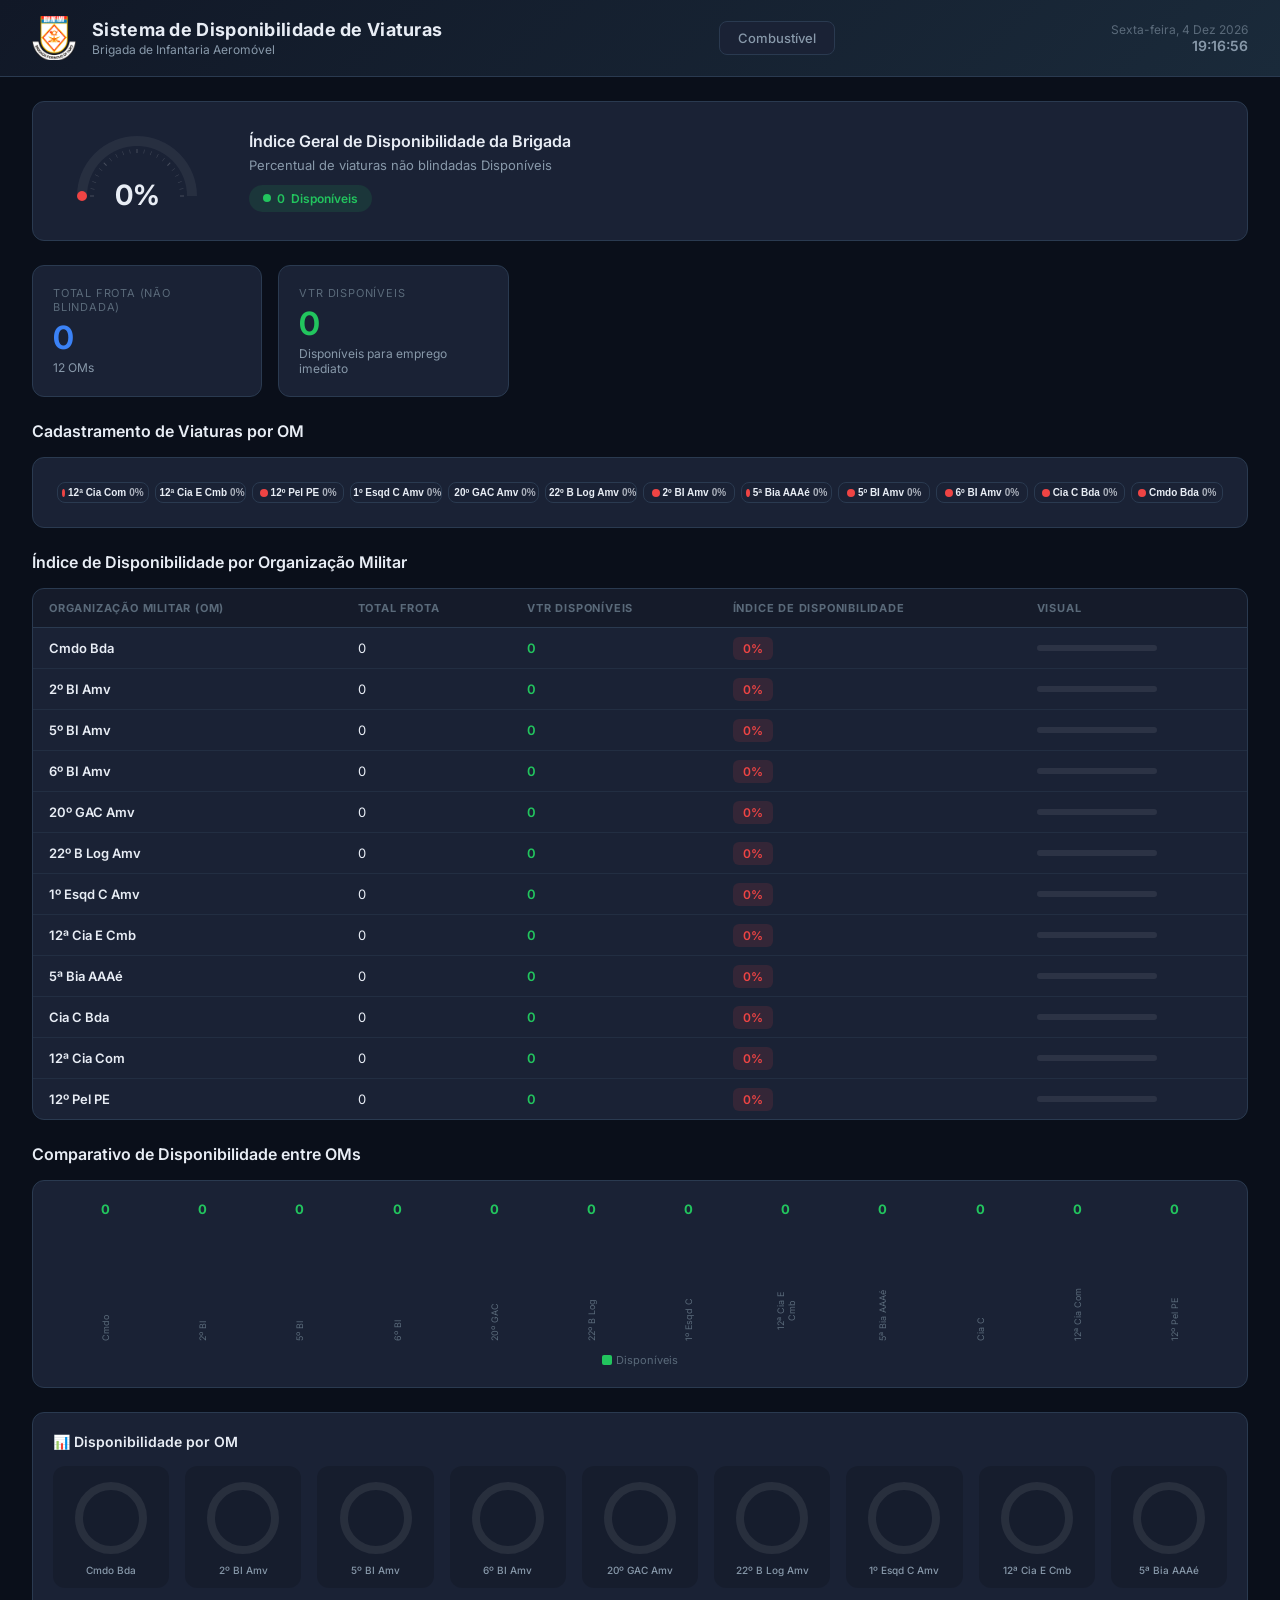
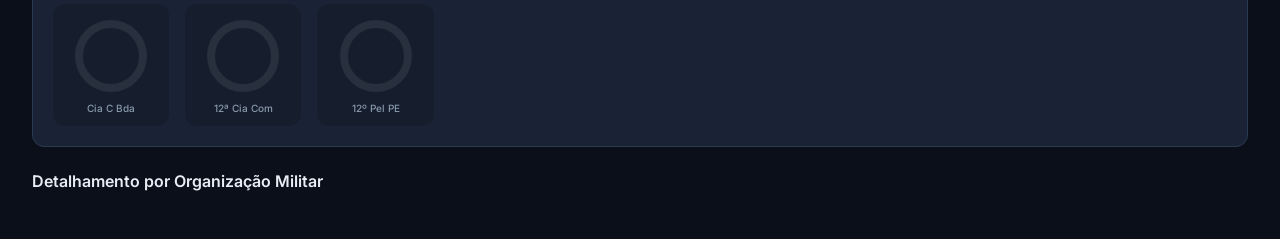
<file: index.html>
<!DOCTYPE html>
<html lang="pt-BR">
<head>
  <meta charset="UTF-8">
  <meta name="viewport" content="width=device-width, initial-scale=1.0">
  <meta http-equiv="Cache-Control" content="no-cache, no-store, must-revalidate">
  <meta http-equiv="Pragma" content="no-cache">
  <meta http-equiv="Expires" content="0">
  <title>Sistema de Gerenciamento de Vtr - Bda Inf Amv</title>
  <link rel="stylesheet" href="css/style.css?v=11">
  <link href="https://fonts.googleapis.com/css2?family=Inter:wght@400;500;600;700&display=swap" rel="stylesheet">
</head>
<body>
  <header class="header">
    <div class="header-left">
      <div class="header-logo"><img src="img/logo.png" alt="Bda Inf Amv"></div>
      <div class="header-title">
        <h1>Sistema de Disponibilidade de Viaturas</h1>
        <p>Brigada de Infantaria Aeromóvel</p>
      </div>
    </div>
    <div class="header-nav">
      <a href="controle_combustivel.html" class="nav-btn">Combustível</a>
    </div>
    <div class="header-time">
      <div id="dataAtual"></div>
      <div class="hora" id="horaAtual"></div>
    </div>
  </header>

  <main class="container">
    <!-- Indicador Geral -->
    <div class="indicador-geral">
      <div class="velocimetro">
        <canvas id="velocimetroCanvas" width="320" height="180"></canvas>
        <div class="velocimetro-valor" id="indiceGeralValor">0%</div>
      </div>
      <div class="indicador-geral-info">
        <h2>Índice Geral de Disponibilidade da Brigada</h2>
        <p>Percentual de viaturas não blindadas Disponíveis</p>
        <div class="status-badges">
          <div class="status-badge pronta"><span class="dot"></span><span id="badgeProntas">0</span> Disponíveis</div>
        </div>
      </div>
    </div>

    <!-- Cards de Indicadores -->
    <div class="indicadores-grid">
      <div class="indicador-card blue">
        <div class="label">Total Frota (Não Blindada)</div>
        <div class="valor" id="totalFrota">0</div>
        <div class="sub">12 OMs</div>
      </div>
      <div class="indicador-card green">
        <div class="label">Vtr Disponíveis</div>
        <div class="valor" id="vtrProntas">0</div>
        <div class="sub">Disponíveis para emprego imediato</div>
      </div>


    </div>

    <!-- Cadastramento de Viaturas -->
    <div class="secao" id="cadastro">
      <div class="secao-header">
        <h2>Cadastramento de Viaturas por OM</h2>
      </div>
      <div style="background:var(--bg-card);border:1px solid var(--border);border-radius:12px;padding:24px;">
        <div style="display:grid;grid-template-columns:repeat(auto-fill,minmax(90px,1fr));gap:6px;" id="botoesOMs"></div>
        <div id="composicaoContainer" style="display:none;margin-top:16px;">
          <h3 style="margin:0 0 12px 0;font-size:15px;" id="omTitulo"></h3>
          <div style="overflow-x:auto;">
            <table class="tabela-composicao">
              <thead>
                <tr>
                  <th style="text-align:left;min-width:220px;">Tipo de Vtr</th>
                  <th style="text-align:center;min-width:100px;">Total de Vtr OM</th>
                  <th style="text-align:center;min-width:120px;">Qnt Vtr Indisponíveis</th>
                  <th style="text-align:center;min-width:120px;">% Disponibilidade</th>
                  <th style="text-align:center;min-width:120px;">Ações</th>
                </tr>
              </thead>
              <tbody id="composicaoTbody"></tbody>
            </table>
          </div>
        </div>
      </div>
      <div id="mensagem" style="display:none;margin-top:16px;padding:16px;border-radius:8px;font-weight:600;"></div>
    </div>

    <!-- Índice por OM -->
    <div class="secao">
      <div class="secao-header">
        <h2>Índice de Disponibilidade por Organização Militar</h2>
      </div>
      <div class="tabela-om" id="tabelaOmContainer">
        <table>
          <thead>
            <tr>
              <th>Organização Militar (OM)</th>
              <th>Total Frota</th>
              <th>Vtr Disponíveis</th>
              <th>Índice de Disponibilidade</th>
              <th>Visual</th>
            </tr>
          </thead>
          <tbody id="tabelaOmBody">
            <tr><td colspan="5" class="loading">Carregando dados...</td></tr>
          </tbody>
        </table>
      </div>
    </div>

    <!-- Gráfico de Barras Comparativo -->
    <div class="secao">
      <div class="secao-header">
        <h2>Comparativo de Disponibilidade entre OMs</h2>
      </div>
      <div style="background: var(--bg-card); border: 1px solid var(--border); border-radius: 12px; padding: 20px;">
        <div class="grafico-barras" id="graficoBarras"></div>
        <div style="display:flex; gap:16px; justify-content:center; margin-top:12px;">
          <span style="font-size:11px; color:var(--text-muted); display:flex; align-items:center; gap:4px;"><span style="width:10px;height:10px;background:var(--green);border-radius:2px;display:inline-block;"></span> Disponíveis</span>
        </div>
      </div>
    </div>

    <div class="pareto-card" style="margin-bottom:24px;">
      <h3>📊 Disponibilidade por OM</h3>
      <div id="pizzaContainer" class="pizza-grid">
        <div class="loading">Carregando...</div>
      </div>
    </div>

    <!-- Detalhamento por OM -->
    <div class="secao">
      <div class="secao-header">
        <h2>Detalhamento por Organização Militar</h2>
      </div>
      <div id="detalhamentoOmContainer"></div>
    </div>
  </main>

  <script src="js/modo-estatico.js?v=11"></script>
  <script src="js/dashboard.js?v=11"></script>
  <script>
    const TIPOS = [
      'VTP 5 Psg', 'VTP Picape 5 Psg', 'VTP Ônibus', 'VTP Micro-ônibus', 'VTP Van 14 a 16 Psg',
      'VTNE ¾ Ton', 'VTNE 5 Ton', 'VTNE 2 ½ Ton',
      'VTE Ambulância', 'VTE Cisterna Água', 'VTE Cisterna Combustível', 'VTE Baú',
      'VTP Motocicleta', 'VSRNE Reboque'
    ];

    let omIdAtual = null;

    function indicadorCor(pct) {
      return pct >= 85 ? '#22c55e' : pct >= 70 ? '#eab308' : '#ef4444';
    }

    async function carregarBotoesOMs() {
      const [omsRes, statusRes] = await Promise.all([
        fetch(API+'/oms'),
        fetch(API+'/oms/status')
      ]);
      const oms = await omsRes.json();
      const status = await statusRes.json();
      const mapa = {};
      status.forEach(function(s) { mapa[s.id] = s.indice_disponibilidade; });
      const container = document.getElementById('botoesOMs');
      container.innerHTML = oms.map(function(o) {
        var pct = mapa[o.id] || 0;
        var cor = indicadorCor(pct);
        return '<button class="btn btn-secondary" data-id="' + o.id + '" onclick="selecionarOM(' + o.id + ')" style="font-size:10px;padding:4px 4px;white-space:nowrap;display:flex;align-items:center;gap:3px;justify-content:center;">' +
          '<span style="width:8px;height:8px;border-radius:50%;background:' + cor + ';display:inline-block;"></span>' +
          o.sigla + ' <span style="font-size:10px;opacity:0.7;">' + pct + '%</span></button>';
      }).join('');
    }
    carregarBotoesOMs();

    async function selecionarOM(id) {
      omIdAtual = id;
      document.getElementById('botoesOMs').querySelectorAll('button').forEach(function(b) { b.classList.remove('btn-primary'); b.classList.add('btn-secondary'); });
      var btn = document.getElementById('botoesOMs').querySelector('button[data-id="' + id + '"]');
      if (btn) { btn.classList.remove('btn-secondary'); btn.classList.add('btn-primary'); }
      var res = await fetch(API+'/composicao?om_id=' + id);
      var dados = await res.json();
      var titulo = (btn ? btn.textContent.replace(/[0-9]+%/g,'').trim() : 'OM ' + id);
      document.getElementById('omTitulo').textContent = titulo;
      renderizarTabela(dados || {});
      document.getElementById('composicaoContainer').style.display = 'block';
    }

    function renderizarTabela(dados) {
      const tbody = document.getElementById('composicaoTbody');
      tbody.innerHTML = TIPOS.map(function(tipo) {
        const info = dados[tipo] || { total: 0, indisponiveis: 0 };
        const total = info.total || 0;
        const indisp = info.indisponiveis || 0;
        const prontas = total - indisp;
        const pct = total > 0 ? ((prontas / total) * 100).toFixed(1) : 0;
        const cor = pct >= 85 ? 'var(--green)' : pct >= 70 ? 'var(--yellow)' : 'var(--red)';
        var temDados = total > 0;
        var readonlyAttr = temDados ? 'readonly' : '';
        var bgStyle = temDados ? 'background:#000;cursor:not-allowed;' : '';
        var btnText = temDados ? 'Alterar' : 'Salvar';
        var btnClass = temDados ? 'btn btn-secondary btn-row' : 'btn btn-primary btn-row';
        var btnClick = temDados ? "alterarLinha('" + tipo + "')" : "salvarLinha('" + tipo + "')";
        return '<tr>' +
          '<td style="font-weight:600;">' + tipo + '</td>' +
          '<td style="text-align:center;padding:4px;"><input type="number" min="0" class="input-comp total-input" data-tipo="' + tipo + '" value="' + total + '" ' + readonlyAttr + ' style="width:70px;text-align:center;padding:6px;font-size:13px;border:1px solid var(--border);border-radius:6px;background:var(--bg);color:var(--text-primary);' + bgStyle + '"></td>' +
          '<td style="text-align:center;padding:4px;"><input type="number" min="0" class="input-comp indisp-input" data-tipo="' + tipo + '" value="' + indisp + '" ' + readonlyAttr + ' style="width:70px;text-align:center;padding:6px;font-size:13px;border:1px solid var(--border);border-radius:6px;background:var(--bg);color:var(--text-primary);' + bgStyle + '"></td>' +
          '<td style="text-align:center;font-weight:700;color:' + cor + ';" class="pct-cell" data-tipo="' + tipo + '">' + pct + '%</td>' +
          '<td style="text-align:center;padding:4px;"><button class="' + btnClass + '" data-tipo="' + tipo + '" onclick="' + btnClick + '" style="font-size:11px;padding:4px 10px;">' + btnText + '</button></td>' +
        '</tr>';
      }).join('');
      document.querySelectorAll('.input-comp:not([readonly])').forEach(function(el) {
        el.addEventListener('input', atualizarPct);
      });
    }

    function atualizarPct() {
      document.querySelectorAll('.pct-cell').forEach(function(td) {
        const tipo = td.getAttribute('data-tipo');
        const total = parseInt(document.querySelector('.total-input[data-tipo="' + tipo + '"]').value) || 0;
        const indisp = parseInt(document.querySelector('.indisp-input[data-tipo="' + tipo + '"]').value) || 0;
        const prontas = total - indisp;
        const pct = total > 0 ? ((prontas / total) * 100).toFixed(1) : 0;
        const cor = pct >= 85 ? 'var(--green)' : pct >= 70 ? 'var(--yellow)' : 'var(--red)';
        td.textContent = pct + '%';
        td.style.color = cor;
      });
    }

    function alterarLinha(tipo) {
      var inputs = document.querySelectorAll('.total-input[data-tipo="' + tipo + '"], .indisp-input[data-tipo="' + tipo + '"]');
      inputs.forEach(function(el) { el.removeAttribute('readonly'); el.style.background = 'var(--bg-secondary)'; el.style.cursor = 'text'; el.addEventListener('input', atualizarPct); });
      var btn = document.querySelector('.btn-row[data-tipo="' + tipo + '"]');
      btn.textContent = 'Salvar';
      btn.className = 'btn btn-primary btn-row';
      btn.onclick = function() { salvarLinha(tipo); };
    }

    async function salvarLinha(tipo) {
      if (!omIdAtual) { alert('Selecione uma OM.'); return; }
      var total = parseInt(document.querySelector('.total-input[data-tipo="' + tipo + '"]').value) || 0;
      var indisp = parseInt(document.querySelector('.indisp-input[data-tipo="' + tipo + '"]').value) || 0;
      var dados = {};
      dados[tipo] = { total: total, indisponiveis: indisp };
      try {
        const res = await fetch(API+'/composicao', {
          method: 'POST',
          headers: { 'Content-Type': 'application/json' },
          body: JSON.stringify({ om_id: omIdAtual, dados: dados })
        });
        const r = await res.json();
        const msg = document.getElementById('mensagem');
        msg.style.display = 'block';
        if (res.ok) {
          msg.style.background = 'var(--green-bg, #e6ffe6)';
          msg.style.color = 'var(--green, #2e7d32)';
          msg.style.border = '1px solid var(--green, #2e7d32)';
          msg.textContent = tipo + ' salvo com sucesso!';
          setTimeout(function() { location.reload(); }, 500);
        } else {
          msg.style.background = 'var(--red-bg, #ffe6e6)';
          msg.style.color = 'var(--red, #c62828)';
          msg.style.border = '1px solid var(--red, #c62828)';
          msg.textContent = r.erro || 'Erro ao salvar';
        }
        setTimeout(function() { msg.style.display = 'none'; }, 3000);
      } catch(e) { alert('Erro de conexao.'); }
    }
  </script>
</body>
</html>
</file>
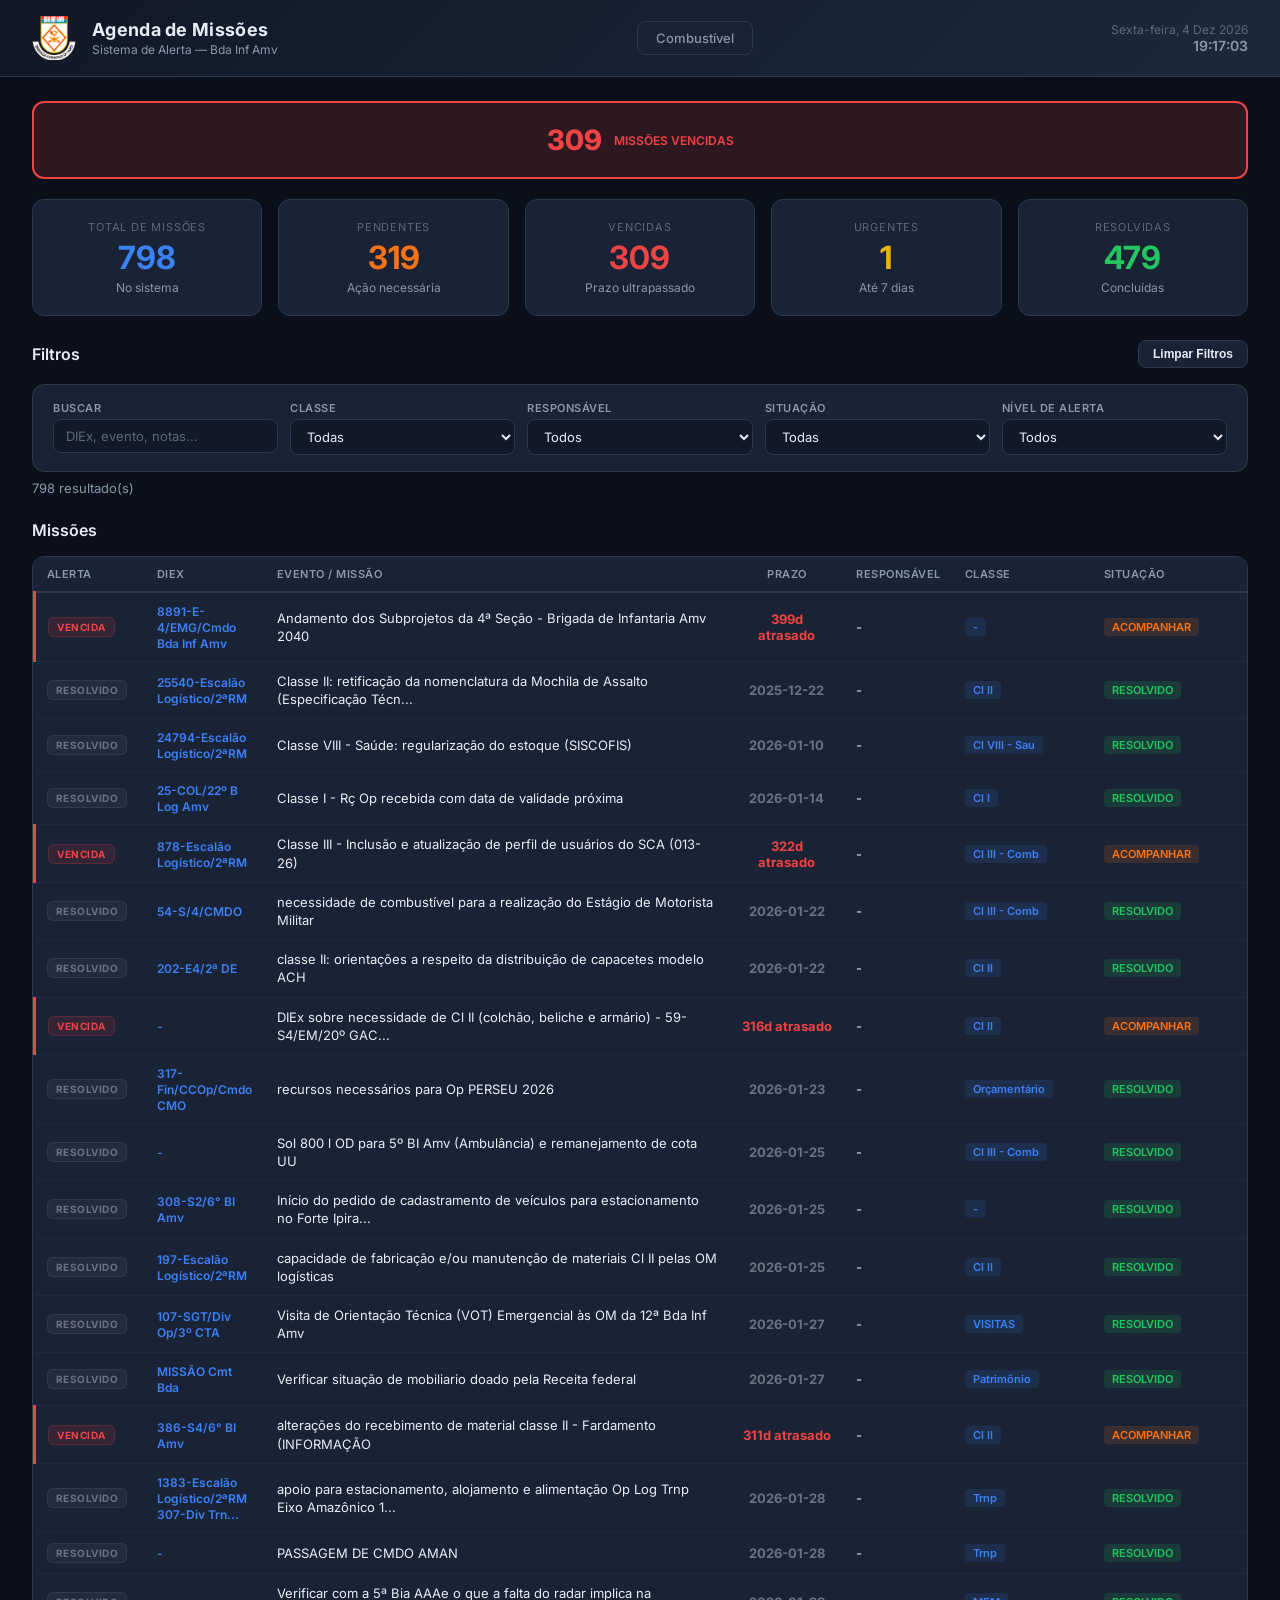
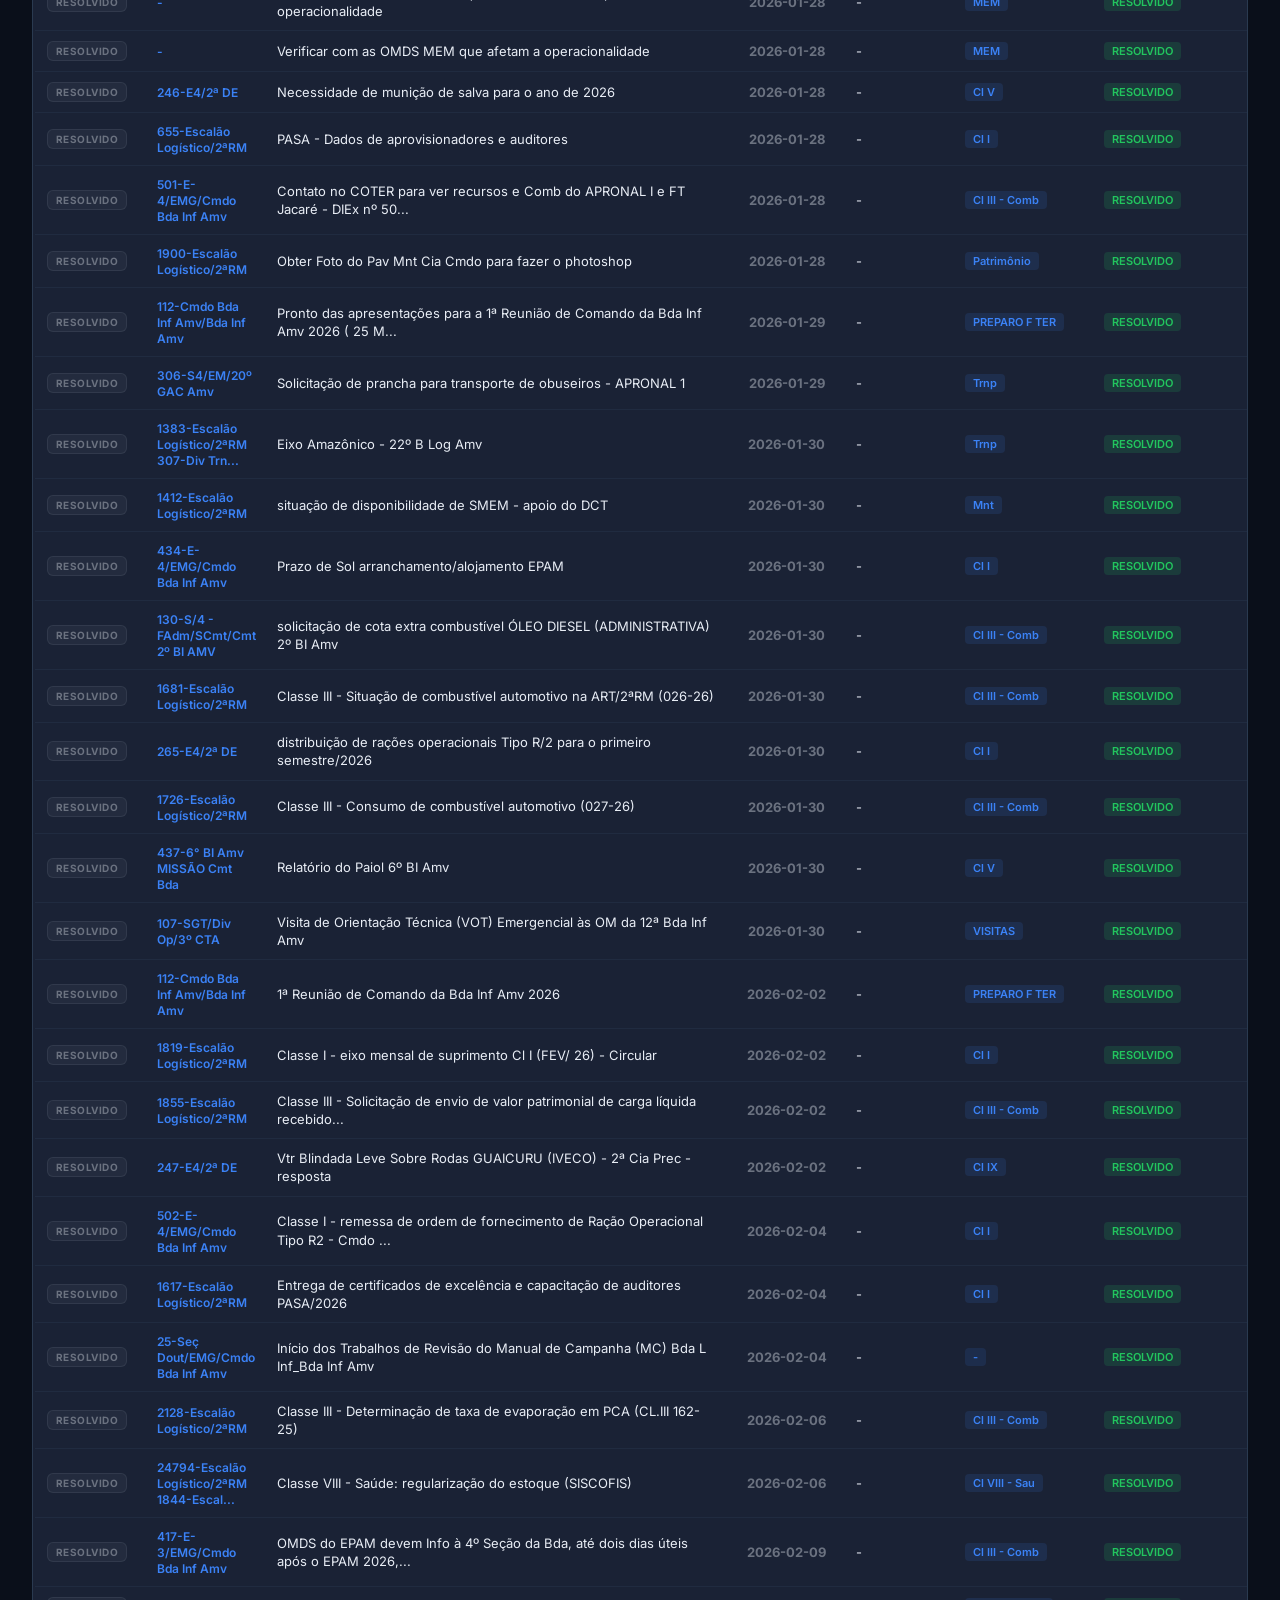
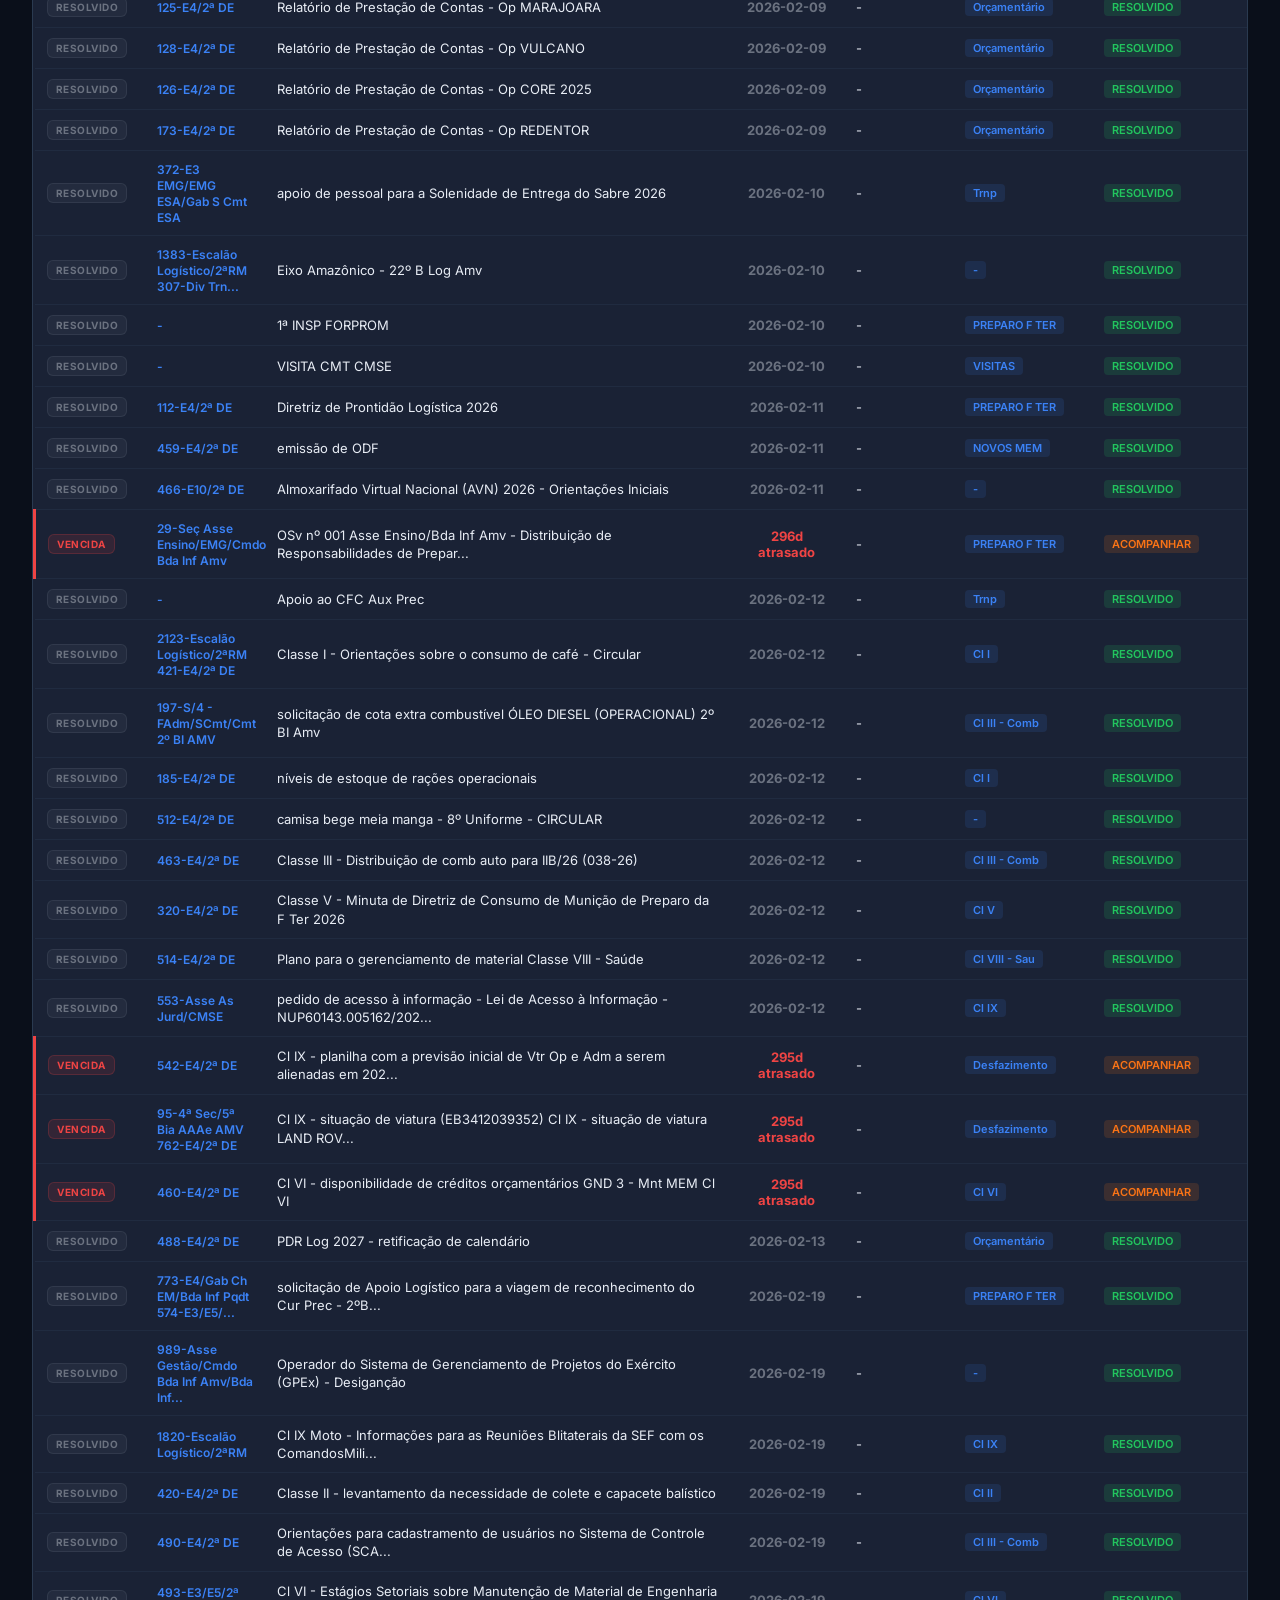
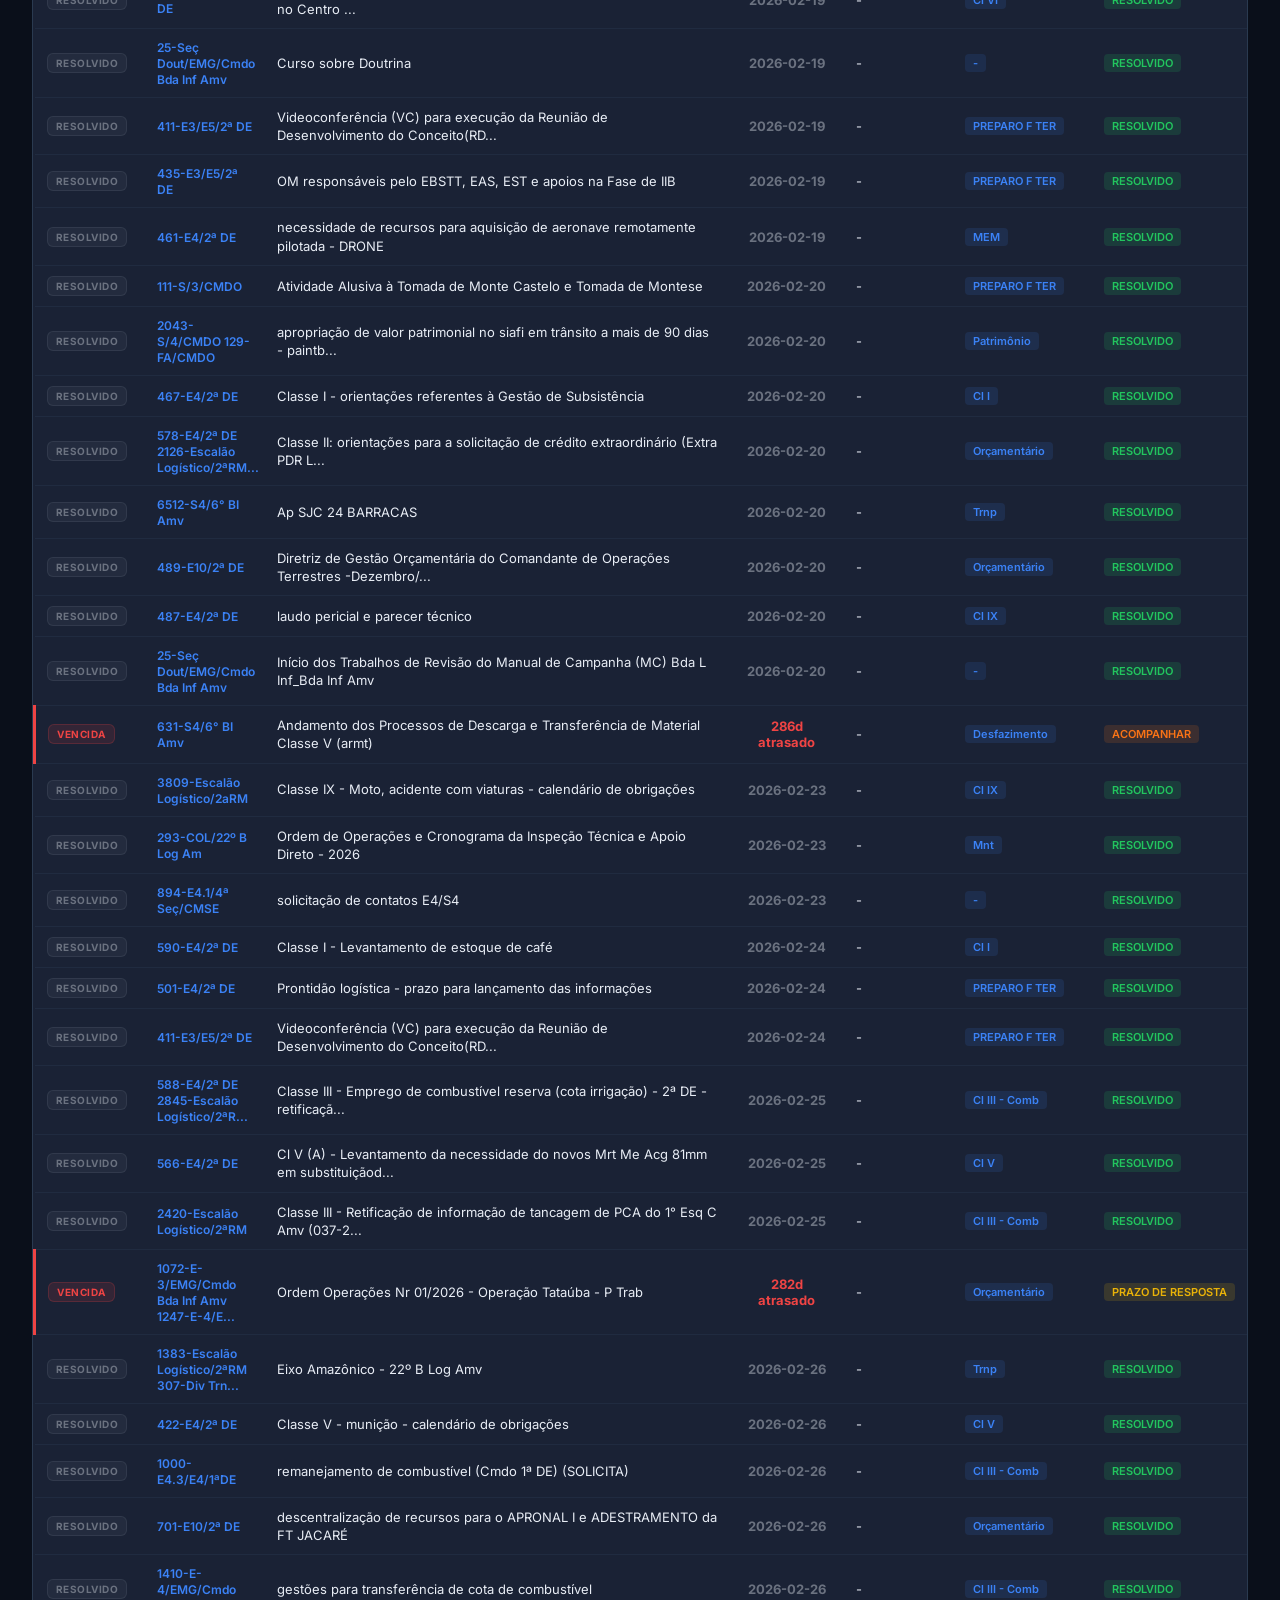
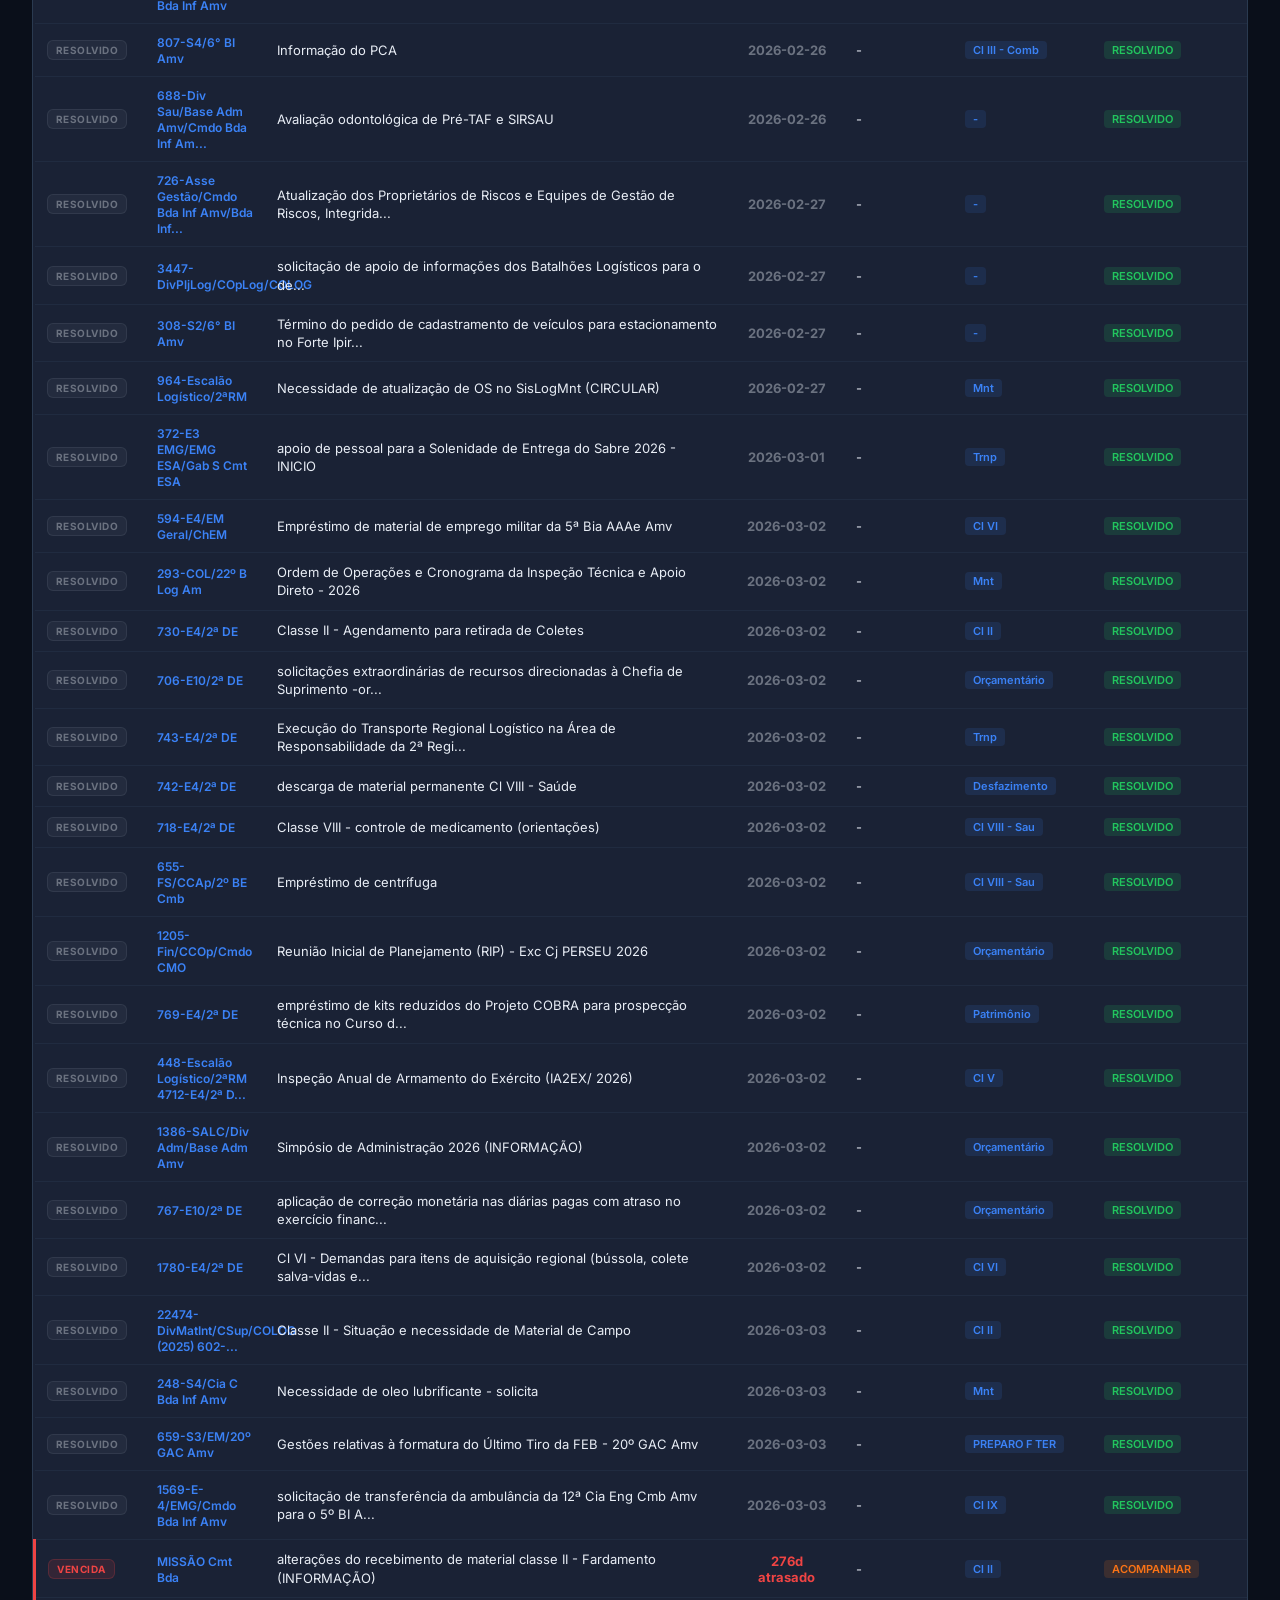
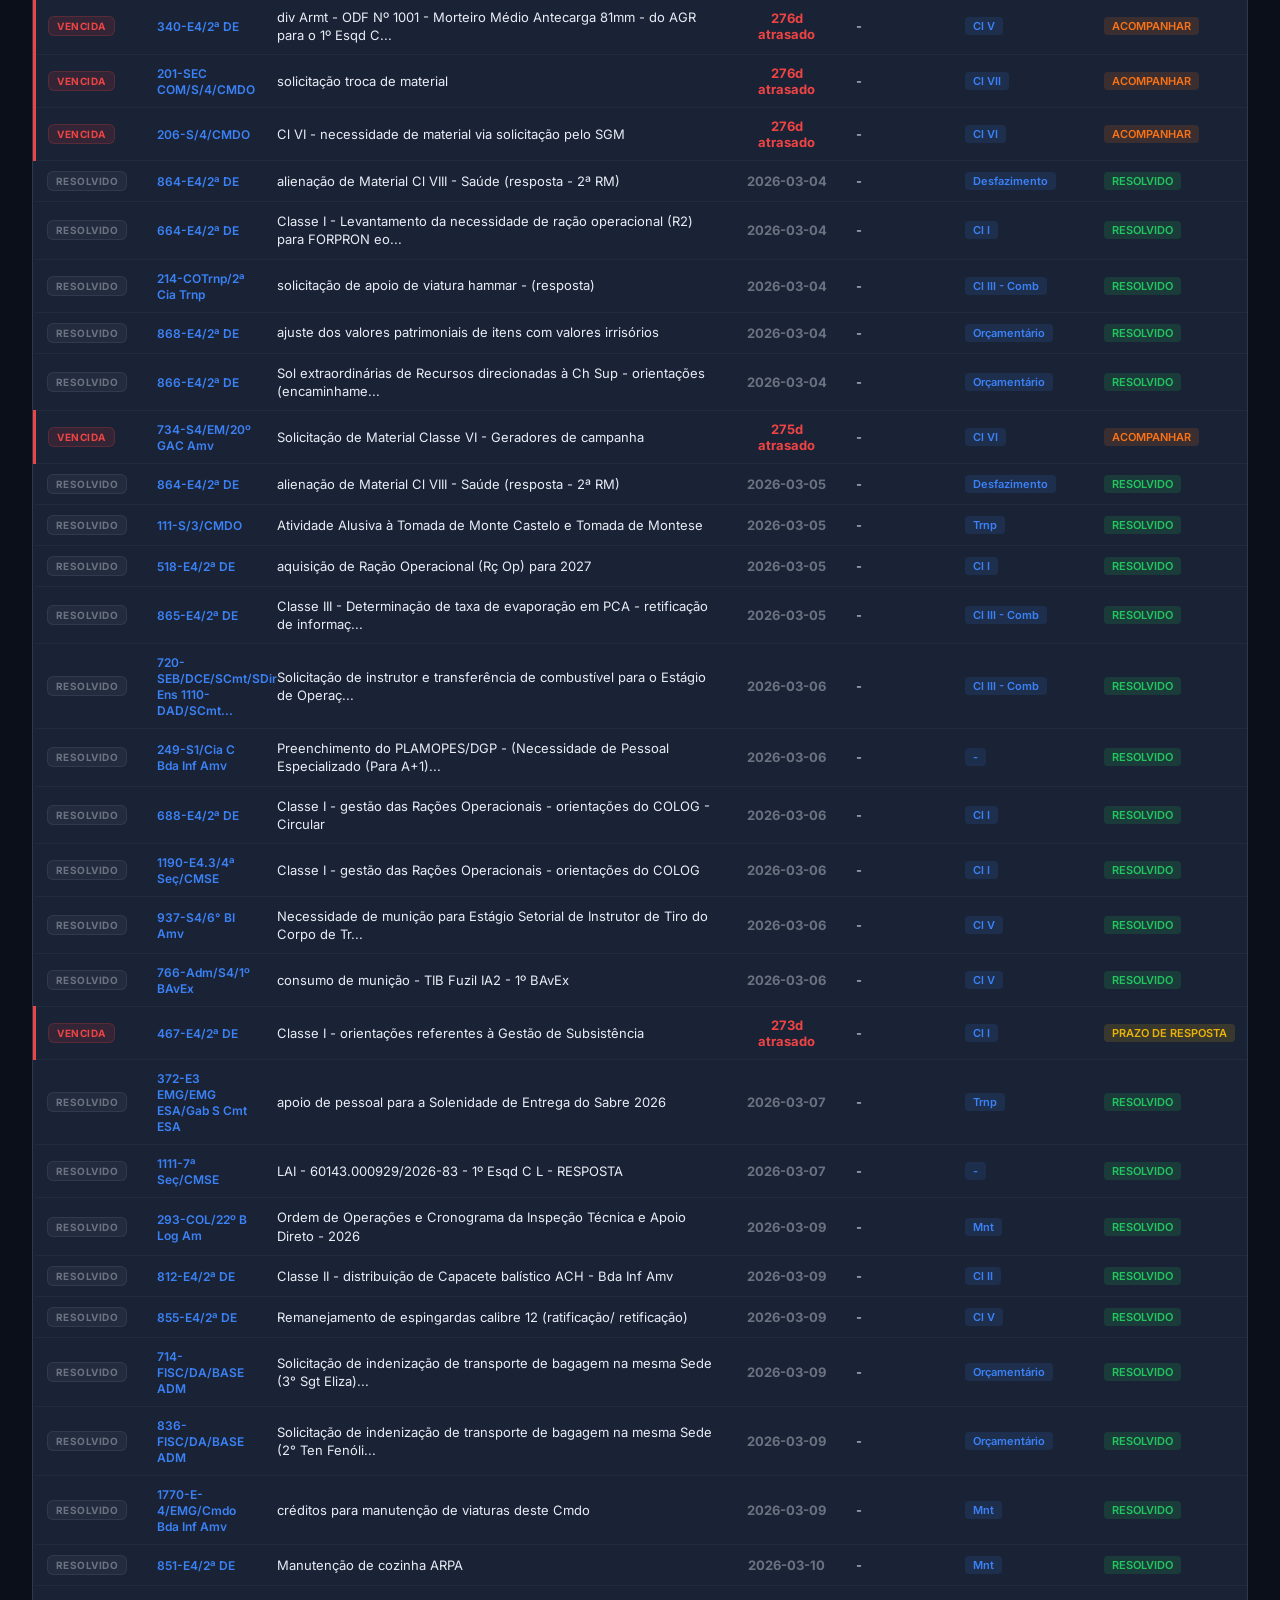
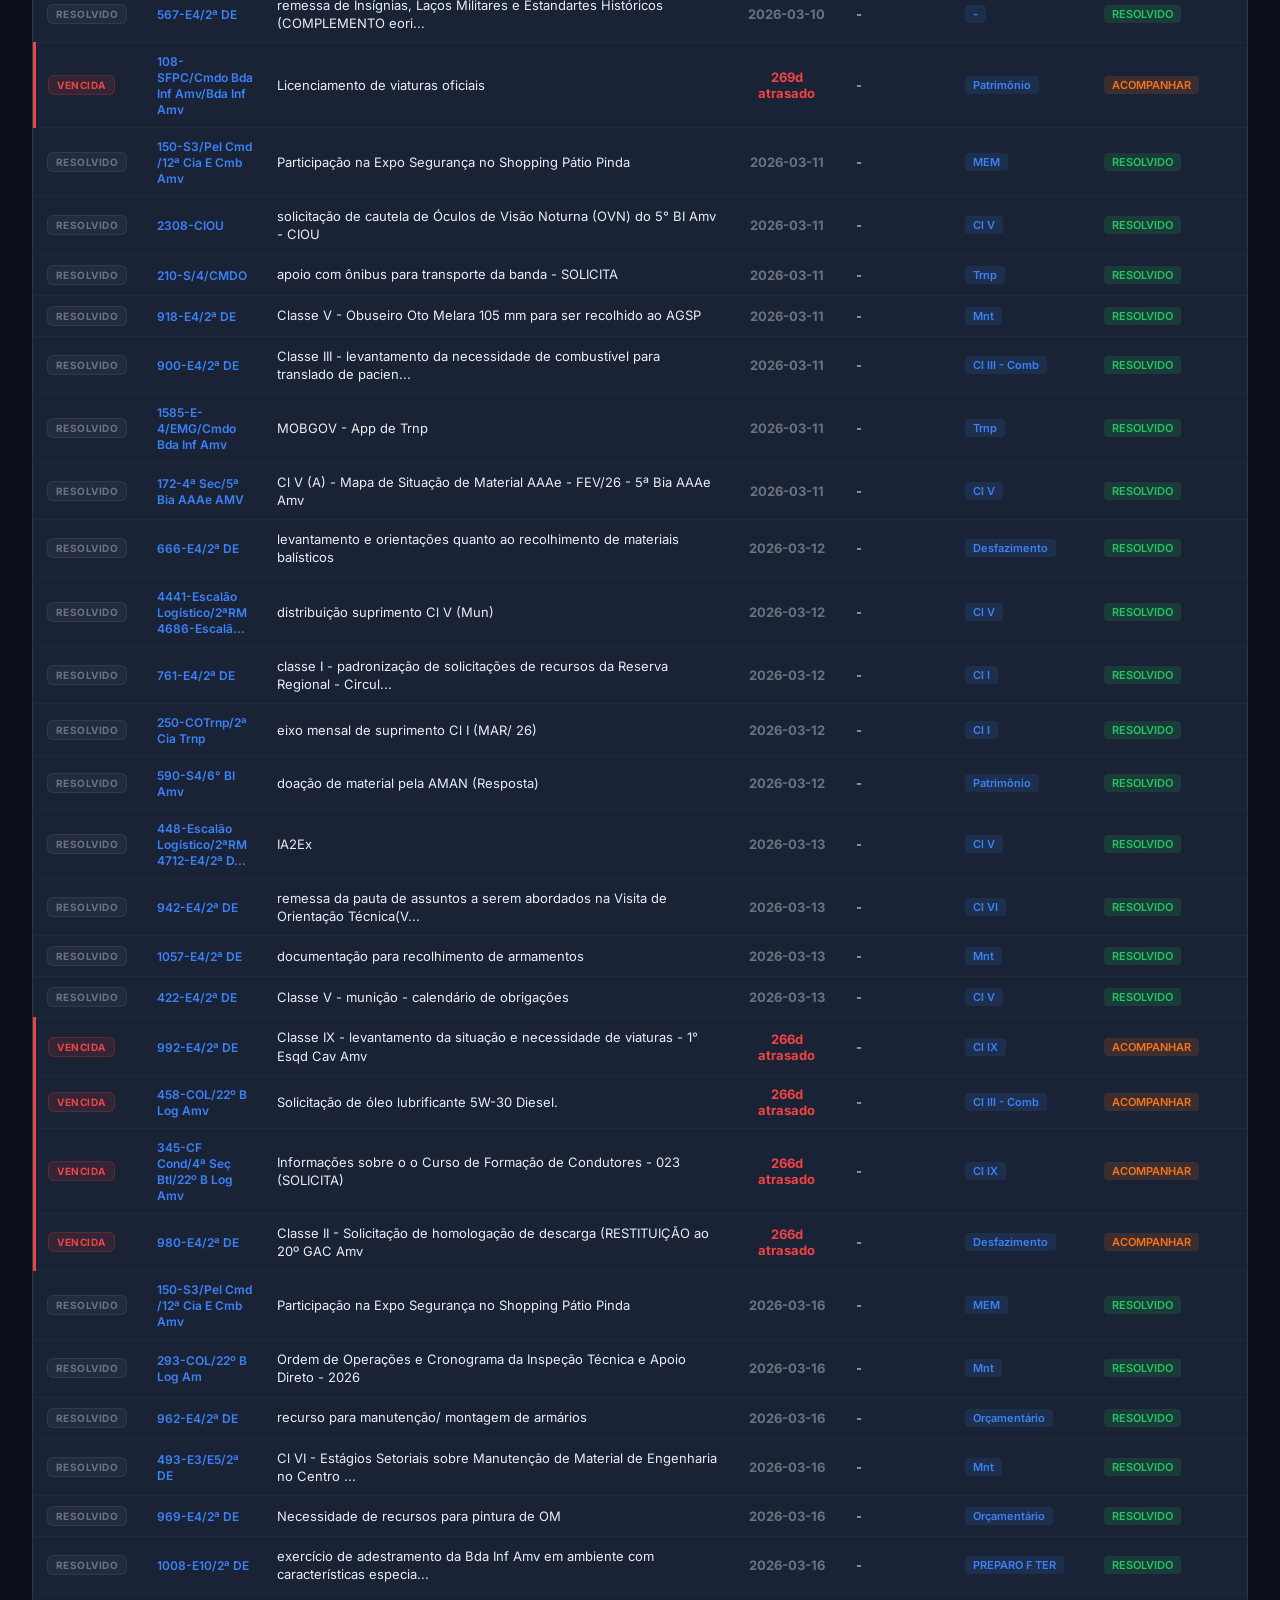
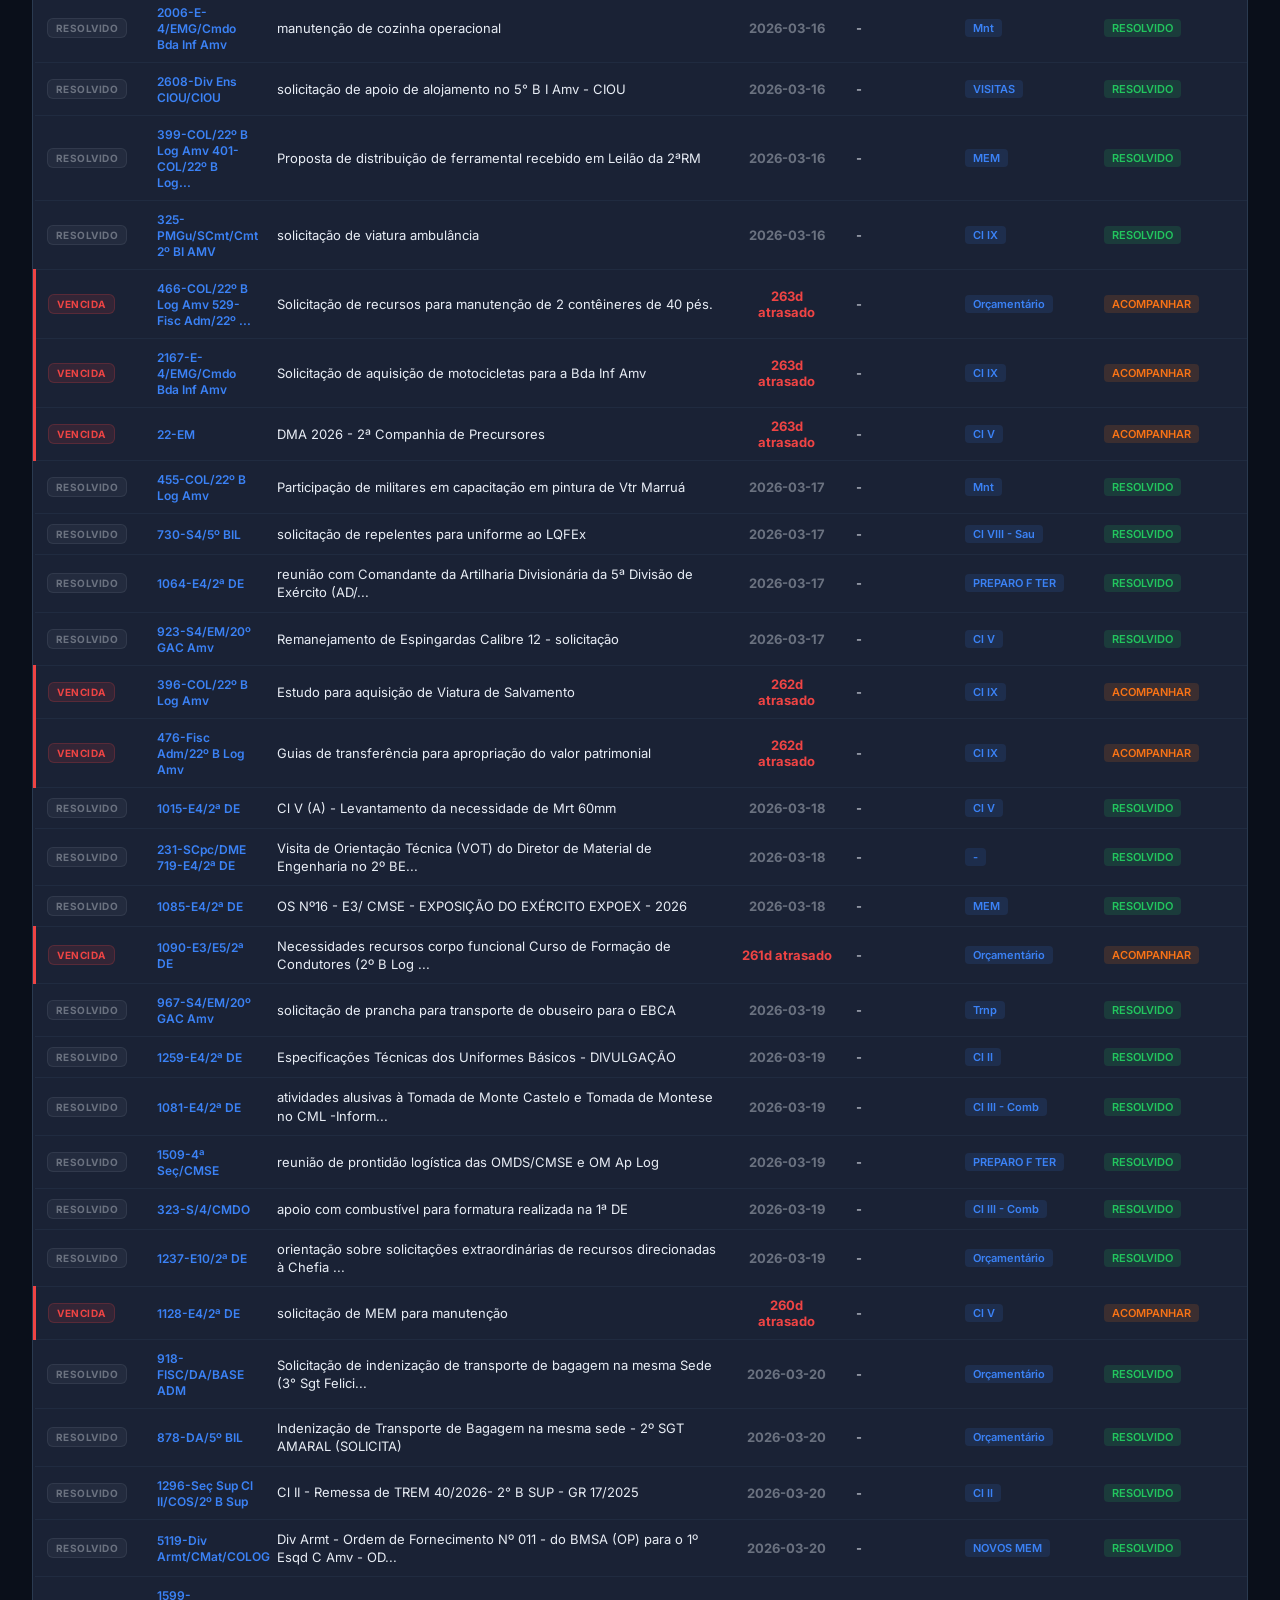
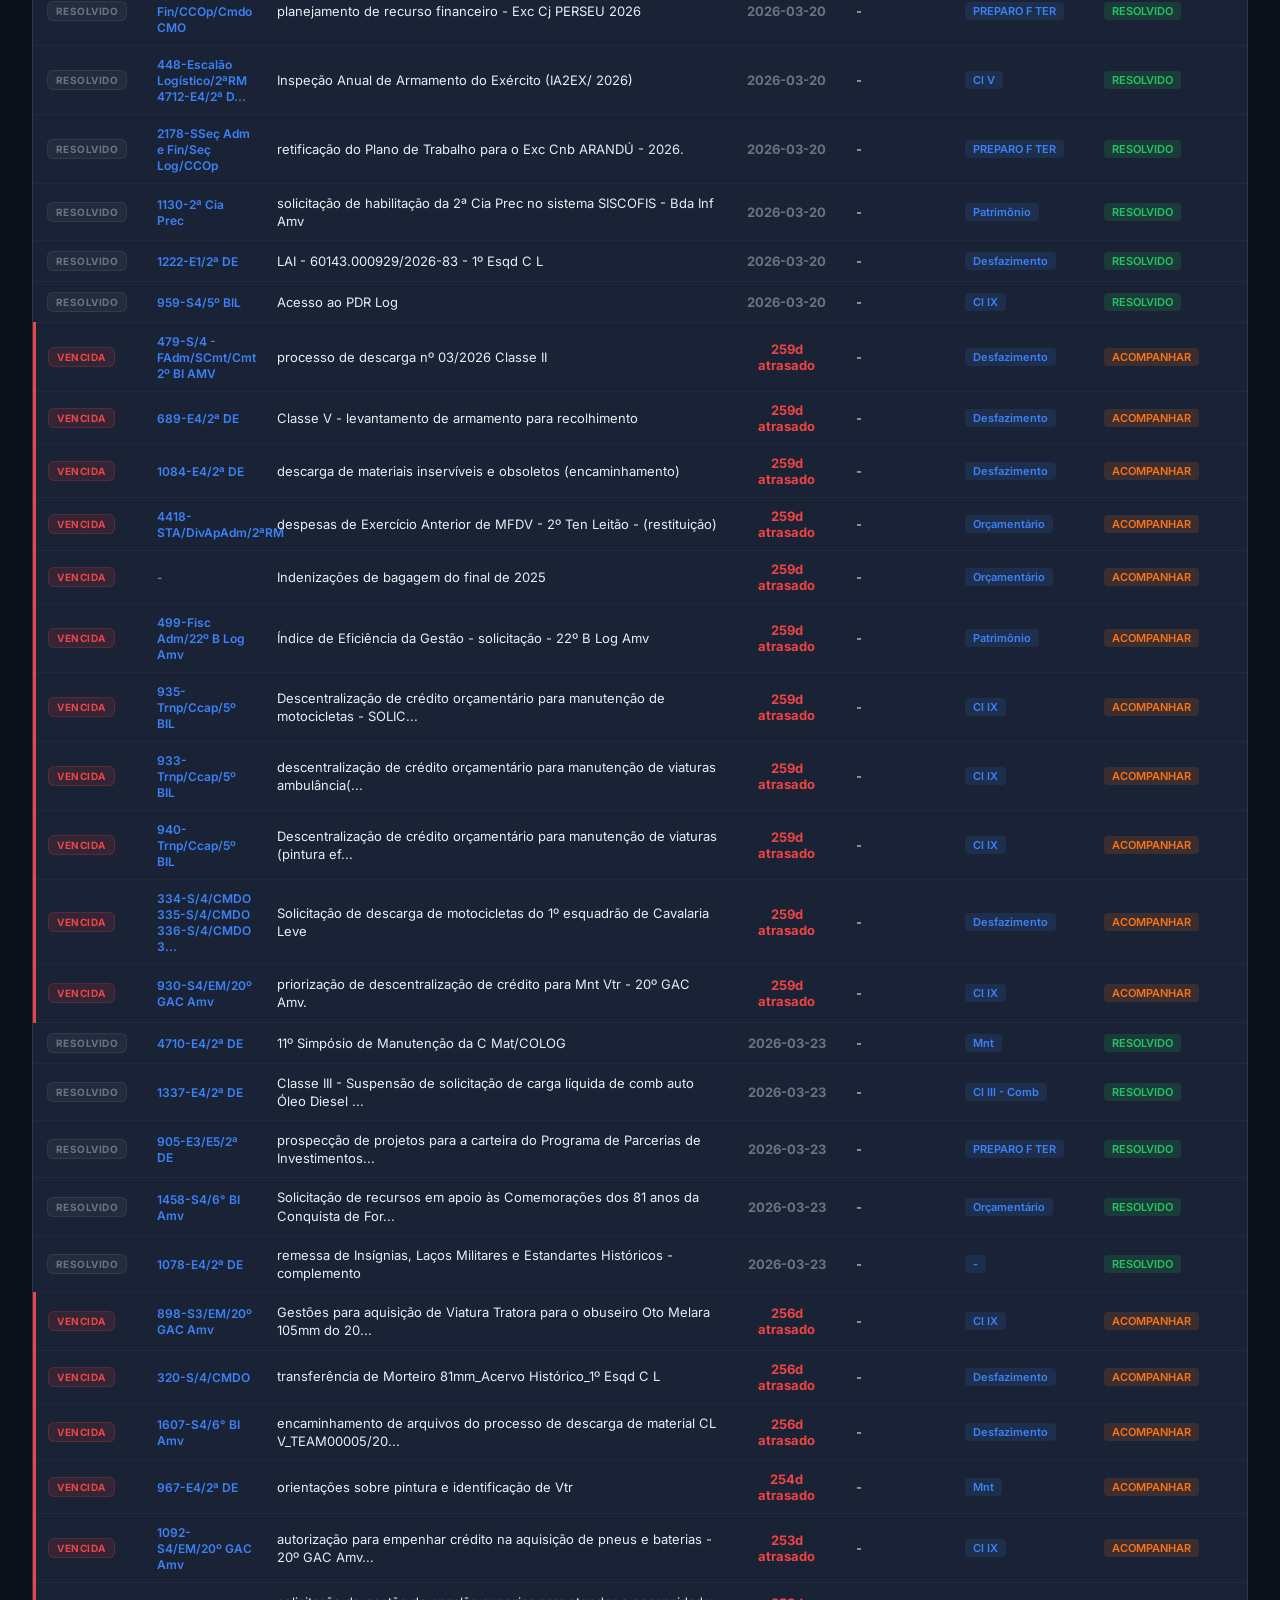
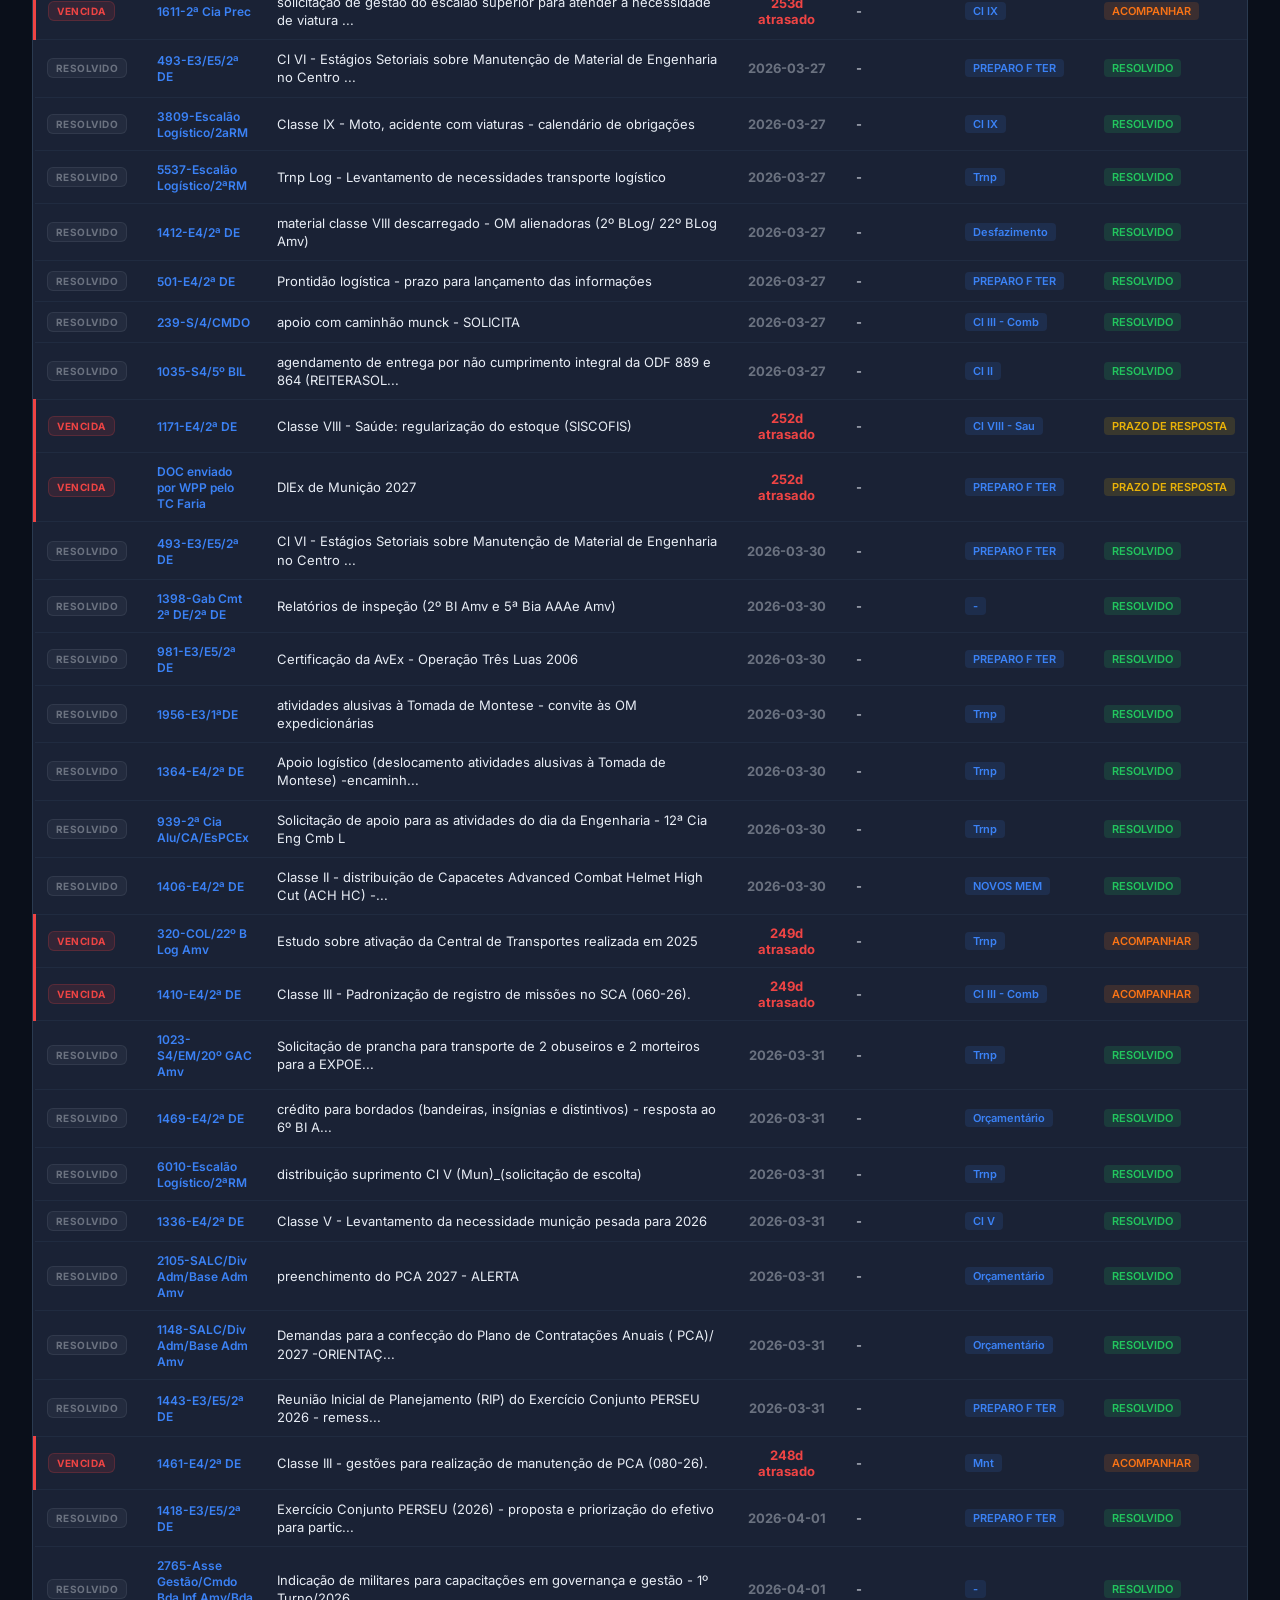
<file: agenda.html>
<!DOCTYPE html>
<html lang="pt-BR">
<head>
  <meta charset="UTF-8">
  <meta name="viewport" content="width=device-width, initial-scale=1.0">
  <meta http-equiv="Cache-Control" content="no-cache, no-store, must-revalidate">
  <meta http-equiv="Pragma" content="no-cache">
  <meta http-equiv="Expires" content="0">
  <title>Agenda de Missões — Bda Inf Amv</title>
  <link rel="stylesheet" href="css/style.css?v=11">
  <link href="https://fonts.googleapis.com/css2?family=Inter:wght@400;500;600;700&display=swap" rel="stylesheet">
</head>
<body>
  <header class="header">
    <div class="header-left">
      <div class="header-logo"><img src="img/logo.png" alt="Bda Inf Amv"></div>
      <div class="header-title">
        <h1>Agenda de Missões</h1>
        <p>Sistema de Alerta — Bda Inf Amv</p>
      </div>
    </div>
    <div class="header-nav">
      <a href="controle_combustivel.html" class="nav-btn">Combustível</a>
    </div>
    <div class="header-time">
      <div id="dataAtual"></div>
      <div class="hora" id="horaAtual"></div>
    </div>
  </header>

  <main class="container">
    <!-- Indicador de Alerta Geral -->
    <div id="indicadorAlerta" class="indicador-alerta">
      <span style="font-size:14px;font-weight:700;">Carregando...</span>
    </div>

    <!-- KPIs -->
    <div class="indicadores-grid agenda-kpis">
      <div class="indicador-card blue">
        <div class="label">Total de Missões</div>
        <div class="valor" id="totalMissoes">0</div>
        <div class="sub">No sistema</div>
      </div>
      <div class="indicador-card orange">
        <div class="label">Pendentes</div>
        <div class="valor" id="totalPendentes">0</div>
        <div class="sub">Ação necessária</div>
      </div>
      <div class="indicador-card red">
        <div class="label">Vencidas</div>
        <div class="valor" id="totalVencidas">0</div>
        <div class="sub">Prazo ultrapassado</div>
      </div>
      <div class="indicador-card yellow">
        <div class="label">Urgentes</div>
        <div class="valor" id="totalUrgentes">0</div>
        <div class="sub">Até 7 dias</div>
      </div>
      <div class="indicador-card green">
        <div class="label">Resolvidas</div>
        <div class="valor" id="totalResolvidas">0</div>
        <div class="sub">Concluídas</div>
      </div>
    </div>

    <!-- Filtros -->
    <div class="secao">
      <div class="secao-header">
        <h2>Filtros</h2>
        <button class="btn btn-secondary" id="btnLimparFiltros" style="font-size:12px;padding:6px 14px;">Limpar Filtros</button>
      </div>
      <div class="filtros-agenda">
        <div class="filtro-grupo">
          <label>Buscar</label>
          <input type="text" id="filtroBusca" class="filtro-input" placeholder="DIEx, evento, notas...">
        </div>
        <div class="filtro-grupo">
          <label>Classe</label>
          <select id="filtroClasse" class="filtro-input">
            <option value="">Todas</option>
          </select>
        </div>
        <div class="filtro-grupo">
          <label>Responsável</label>
          <select id="filtroResponsavel" class="filtro-input">
            <option value="">Todos</option>
          </select>
        </div>
        <div class="filtro-grupo">
          <label>Situação</label>
          <select id="filtroStatus" class="filtro-input">
            <option value="">Todas</option>
            <option value="ACOMPANHAR">Acompanhar</option>
            <option value="RESOLVIDO">Resolvido</option>
            <option value="PRAZO DE RESPOSTA">Prazo de Resposta</option>
            <option value="Missão Cmt Bda">Missão Cmt Bda</option>
          </select>
        </div>
        <div class="filtro-grupo">
          <label>Nível de Alerta</label>
          <select id="filtroAlerta" class="filtro-input">
            <option value="">Todos</option>
            <option value="vencida">Vencida</option>
            <option value="urgente">Urgente (até 7 dias)</option>
            <option value="proximo">Próximo (até 30 dias)</option>
            <option value="em-dia">Em dia</option>
            <option value="sem-prazo">Sem prazo</option>
            <option value="resolvido">Resolvido</option>
          </select>
        </div>
      </div>
      <div id="countResultados" style="margin-top:8px;font-size:13px;color:var(--text-secondary);"></div>
    </div>

    <!-- Tabela de Missões -->
    <div class="secao">
      <div class="secao-header">
        <h2>Missões</h2>
      </div>
      <div class="tabela-om">
        <table class="tabela-missoes">
          <thead>
            <tr>
              <th style="min-width:110px;">Alerta</th>
              <th style="min-width:120px;">DIEx</th>
              <th>Evento / Missão</th>
              <th style="min-width:110px;text-align:center;">Prazo</th>
              <th style="min-width:100px;">Responsável</th>
              <th style="min-width:80px;">Classe</th>
              <th style="min-width:110px;">Situação</th>
            </tr>
          </thead>
          <tbody id="tabelaMissoesBody">
            <tr><td colspan="7" class="loading">Carregando missões...</td></tr>
          </tbody>
        </table>
      </div>
    </div>
  </main>

  <!-- Modal de Detalhes -->
  <div id="modalDetalhes" class="modal-overlay" style="display:none;">
    <div class="modal-content">
      <div class="modal-header" id="modalTitulo"></div>
      <div class="modal-body" id="modalCorpo"></div>
      <div class="modal-footer">
        <button class="btn btn-secondary" onclick="fecharDetalhes()">Fechar</button>
      </div>
    </div>
  </div>

  <script>
    function atualizarRelogio() {
      var agora = new Date();
      var dias = ['Domingo','Segunda-feira','Terça-feira','Quarta-feira','Quinta-feira','Sexta-feira','Sábado'];
      var meses = ['Jan','Fev','Mar','Abr','Mai','Jun','Jul','Ago','Set','Out','Nov','Dez'];
      document.getElementById('dataAtual').textContent = dias[agora.getDay()] + ', ' + agora.getDate() + ' ' + meses[agora.getMonth()] + ' ' + agora.getFullYear();
      document.getElementById('horaAtual').textContent = agora.toLocaleTimeString('pt-BR');
    }
    atualizarRelogio();
    setInterval(atualizarRelogio, 1000);
  </script>
  <script src="missions_data.js"></script>
  <script src="js/agenda.js?v=11"></script>
</body>
</html>
</file>
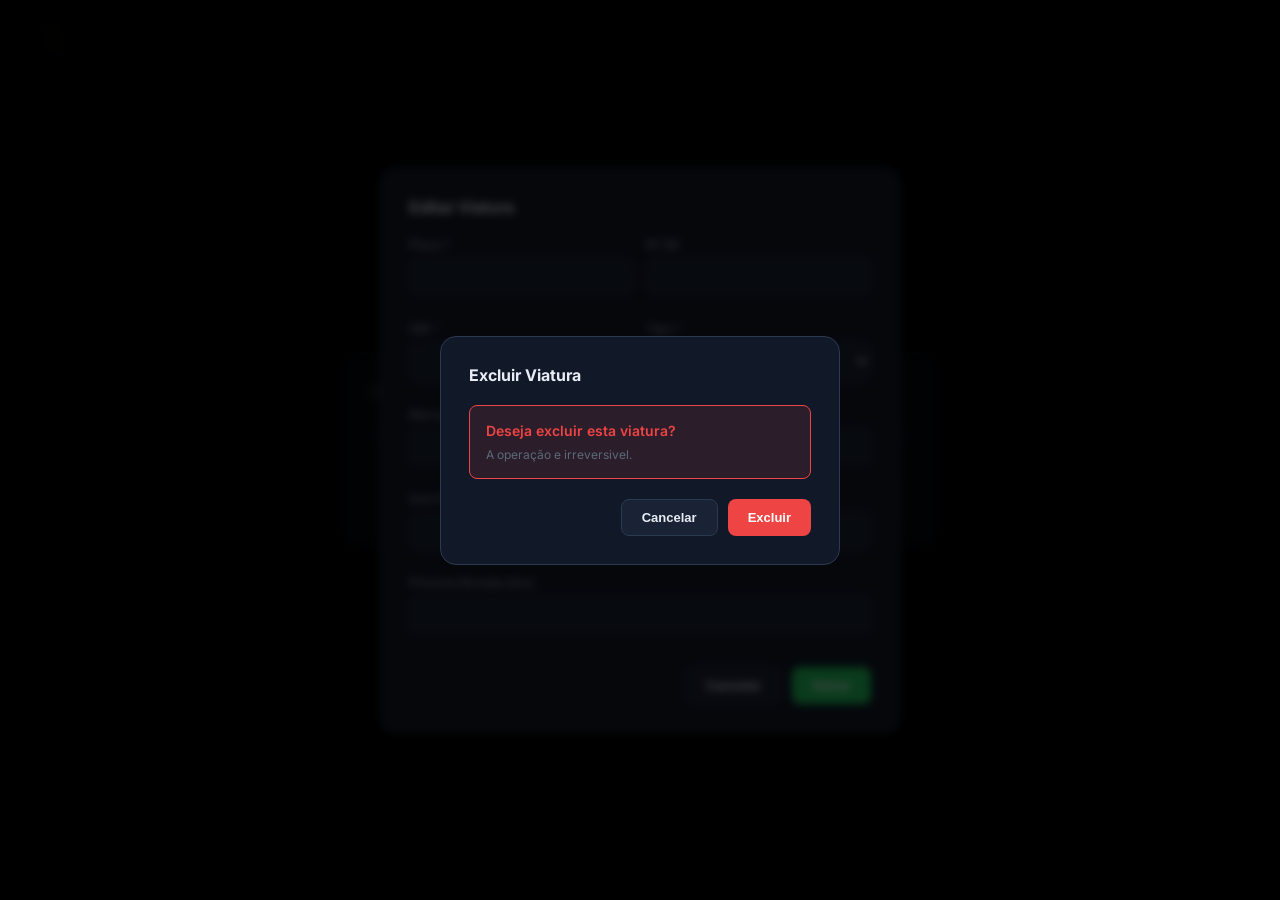
<file: gerenciar.html>
<!DOCTYPE html>
<html lang="pt-BR">
<head>
  <meta charset="UTF-8">
  <meta name="viewport" content="width=device-width, initial-scale=1.0">
  <meta http-equiv="Cache-Control" content="no-cache, no-store, must-revalidate">
  <meta http-equiv="Pragma" content="no-cache">
  <meta http-equiv="Expires" content="0">
  <title>Gerenciar Viaturas — Bda Inf Amv</title>
  <link rel="stylesheet" href="css/style.css?v=11">
  <link href="https://fonts.googleapis.com/css2?family=Inter:wght@400;500;600;700&display=swap" rel="stylesheet">
</head>
<body>
  <header class="header">
    <div class="header-left">
      <div class="header-logo"><img src="img/logo.png" alt="Bda Inf Amv"></div>
      <div class="header-title">
        <h1>Gerenciamento de Viaturas</h1>
        <p>Atualização de Status por Organização Militar</p>
      </div>
    </div>
    <div class="header-nav">
      <a href="controle_combustivel.html" class="nav-btn">Combustível</a>
    </div>
    <div class="header-time">
      <div id="dataAtual"></div>
      <div class="hora" id="horaAtual"></div>
    </div>
  </header>

  <main class="container">
    <div class="indicador-geral" style="flex-direction:column; align-items:stretch;">
      <div style="display:flex; align-items:center; gap:20px; flex-wrap:wrap;">
        <div>
          <label style="font-size:12px;color:var(--text-secondary);display:block;margin-bottom:6px;font-weight:500;">Selecione a Organização Militar</label>
          <select class="filtro-input" id="omSelect" style="min-width:280px;font-size:14px;padding:12px 16px;">
            <option value="">-- Selecione a OM --</option>
            <option value="TOTAL">Total (Todas as OMs)</option>
          </select>
        </div>
        <div id="omStatusResumo" style="display:flex;gap:12px;"></div>
      </div>
    </div>

    <div class="indicadores-grid" id="resumoOm" style="display:none;">
      <div class="indicador-card blue"><div class="label">Total na OM</div><div class="valor" id="resumoTotal">0</div></div>
      <div class="indicador-card green"><div class="label">Disponíveis</div><div class="valor" id="resumoProntas">0</div></div>
      <div class="indicador-card" id="resumoIndiceCard"><div class="label">Indice</div><div class="valor" id="resumoIndice">0%</div></div>
    </div>

    <div class="secao" id="secaoAcoes" style="display:none;">
      <div class="secao-header">
        <h2>Acoes da OM</h2>
        <div class="filtros">

          <input type="text" class="filtro-input" id="buscaVtr" placeholder="Buscar viatura...">
          <select class="filtro-input" id="filtroStatusLocal">
            <option value="">Todos os Status</option>
            <option value="Pronta">Pronta</option>
            <option value="Manutenção Orgânica">Manutenção Orgânica</option>
            <option value="Manutenção Externa">Manutenção Externa</option>
            <option value="Restrição">Restrição</option>
          </select>
        </div>
      </div>

      <div class="tabela-vtr">
        <table>
          <thead>
            <tr>
              <th>Tipo de Vtr</th>
              <th>Total OM</th>
              <th>Indisponiveis</th>
              <th>% Disponibilidade</th>
              <th>Status</th>
              <th>Gargalo</th>
              <th>Açoes</th>
            </tr>
          </thead>
          <tbody id="vtrTableBody">
            <tr><td colspan="7" class="loading">Selecione uma OM para visualizar suas viaturas.</td></tr>
          </tbody>
        </table>
      </div>
    </div>
  </main>

  <!-- Modal Atualização Rapida -->
  <div class="modal-overlay" id="modalRapido">
    <div class="modal">
      <h3>Atualizar Status -- Via Rápida</h3>
      <input type="hidden" id="rapidVtrId">
      <div style="background:var(--bg-card);padding:12px 16px;border-radius:8px;margin-bottom:16px;">
        <span id="rapidVtrInfo" style="font-weight:600;font-size:14px;"></span>
      </div>
      <div style="display:grid;grid-template-columns:1fr 1fr;gap:10px;margin-bottom:16px;">
        <button class="btn btn-primary" style="background:var(--green);padding:16px;" onclick="atualizarRapido('Pronta')">Pronta</button>
        <button class="btn" style="background:var(--yellow-bg);color:var(--yellow);padding:16px;border:1px solid var(--yellow);" onclick="atualizarRapido('Manutenção Orgânica')">Mnt Orgânica</button>
        <button class="btn" style="background:var(--red-bg);color:var(--red);padding:16px;border:1px solid var(--red);" onclick="atualizarRapido('Manutenção Externa')">Mnt Externa</button>
        <button class="btn" style="background:var(--blue-bg);color:var(--blue);padding:16px;border:1px solid var(--blue);" onclick="atualizarRapido('Restrição')">Restrição</button>
      </div>
      <div class="campo"><label>Gargalo (se diferente de Pronta)</label><input type="text" id="rapidGargalo" placeholder="Ex: Aguardando pneu..."></div>
      <div class="campo"><label>Registrado Por</label><input type="text" id="rapidResponsavel" placeholder="Nome / Posto"></div>
      <div class="modal-botoes"><button class="btn btn-secondary" onclick="fecharModalRapido()">Fechar</button></div>
    </div>
  </div>

  <!-- Modal Histórico -->
  <div class="modal-overlay" id="modalHistorico">
    <div class="modal" style="width:600px;">
      <h3>Histórico de Status</h3>
      <div style="background:var(--bg-card);padding:12px 16px;border-radius:8px;margin-bottom:16px;">
        <span id="histVtrInfo" style="font-weight:600;"></span>
      </div>
      <div id="histContainer" style="max-height:400px;overflow-y:auto;"></div>
      <div class="modal-botoes"><button class="btn btn-secondary" onclick="fecharModalHistorico()">Fechar</button></div>
    </div>
  </div>



  <!-- Modal CRUD: Editar -->
  <div class="modal-overlay" id="modalEditarG">
    <div class="modal" style="width:520px;">
      <h3>Editar Viatura</h3>
      <input type="hidden" id="editarIdG">
      <div style="display:grid;grid-template-columns:1fr 1fr;gap:12px;">
        <div class="campo"><label>Placa *</label><input type="text" id="editarPlacaG" style="text-transform:uppercase;"></div>
        <div class="campo"><label>Nº EB</label><input type="text" id="editarEbG"></div>
        <div class="campo"><label>OM *</label><select id="editarOmG"></select></div>
        <div class="campo"><label>Tipo *</label>
          <select id="editarTipoG">
            <option value="">Selecione o tipo</option>
            <optgroup label="VTP">
              <option value="VTP 5 Psg">5 Psg</option>
              <option value="VTP Picape 5 Psg">Picape 5 Psg</option>
              <option value="VTP Ônibus">Ônibus</option>
              <option value="VTP Microônibus">Microônibus</option>
              <option value="VTP Van 14 a 16 Psg">Van 14 a 16 Psg</option>
            </optgroup>
            <optgroup label="VTNE">
              <option value="VTNE ¾ Ton">¾ Ton</option>
              <option value="VTNE 5 Ton">5 Ton</option>
              <option value="VTNE 2 ½ Ton">2 ½ Ton</option>
            </optgroup>
            <optgroup label="VTE">
              <option value="VTE Ambulância">Ambulância</option>
              <option value="VTE Cisterna Água">Cisterna Água</option>
              <option value="VTE Cisterna Combustível">Cisterna Combustível</option>
              <option value="VTE Baú">Baú</option>
            </optgroup>
            <optgroup label="VSRNE">
              <option value="VSRNE Reboque">Reboque</option>
            </optgroup>
          </select>
        </div>
        <div class="campo"><label>Marca/Modelo</label><input type="text" id="editarModeloG"></div>
        <div class="campo"><label>Capacidade</label><input type="text" id="editarCapG"></div>
        <div class="campo"><label>Ano Fab.</label><input type="number" id="editarAnoG" min="1990" max="2030"></div>
        <div class="campo"><label>Km Atual</label><input type="number" id="editarKmG" min="0"></div>
        <div class="campo" style="grid-column:span 2;"><label>Próxima Revisão (km)</label><input type="number" id="editarProxrevG" min="0"></div>
      </div>
      <div class="modal-botoes">
        <button class="btn btn-secondary" onclick="fecharModalEditarG()">Cancelar</button>
        <button class="btn btn-primary" onclick="salvarEditarG()">Salvar</button>
      </div>
    </div>
  </div>

  <!-- Modal CRUD: Excluir -->
  <div class="modal-overlay" id="modalExcluirG">
    <div class="modal" style="width:400px;">
      <h3>Excluir Viatura</h3>
      <input type="hidden" id="excluirIdG">
      <div style="background:var(--red-bg);border:1px solid var(--red);border-radius:8px;padding:16px;margin-bottom:16px;">
        <p style="font-size:14px;color:var(--red);font-weight:600;">Deseja excluir esta viatura?</p>
        <p style="font-size:13px;color:var(--text-secondary);margin-top:8px;" id="excluirInfoG"></p>
        <p style="font-size:12px;color:var(--text-muted);margin-top:4px;">A operação e irreversivel.</p>
      </div>
      <div class="modal-botoes">
        <button class="btn btn-secondary" onclick="fecharModalExcluirG()">Cancelar</button>
        <button class="btn btn-primary" style="background:var(--red);" onclick="confirmarExcluirG()">Excluir</button>
      </div>
    </div>
  </div>

  <script src="js/modo-estatico.js?v=11"></script>
  <script>
    const API = '/api';
    function statusClass(s) { if (s === 'Pronta') return 'pronta'; if (s === 'Manutenção Orgânica') return 'mnt-org'; if (s === 'Manutenção Externa') return 'mnt-ext'; return 'restricao'; }
    function atualizarRelogio() {
      const a = new Date(); const d = ['Dom','Seg','Ter','Qua','Qui','Sex','Sab']; const m = ['Jan','Fev','Mar','Abr','Mai','Jun','Jul','Ago','Set','Out','Nov','Dez'];
      document.getElementById('dataAtual').textContent = d[a.getDay()]+', '+a.getDate()+' '+m[a.getMonth()]+' '+a.getFullYear();
      document.getElementById('horaAtual').textContent = a.toLocaleTimeString('pt-BR');
    }

    let omAtual = null;
    let vtrsOmAtual = [];

    async function carregarOMs() {
      const res = await fetch(API+'/oms');
      const oms = await res.json();
      const sel = document.getElementById('omSelect');
      sel.innerHTML = '<option value="">-- Selecione a OM --</option>' +
        oms.map(o => '<option value="'+o.id+'">'+o.sigla+' - '+o.nome_completo+'</option>').join('');
    }

    document.getElementById('omSelect').addEventListener('change', async function() {
      if (!this.value) {
        document.getElementById('resumoOm').style.display = 'none';
        document.getElementById('secaoAcoes').style.display = 'none';
        document.getElementById('omStatusResumo').innerHTML = '';
        return;
      }
      omAtual = this.value;
      await carregarVtrsOm(omAtual);
    });

    async function carregarVtrsOm(omId) {
      const isTotal = omId === 'TOTAL';
      const vtrsRes = await fetch(API + '/viaturas' + (isTotal ? '' : '?om_id=' + omId));
      const vtrs = await vtrsRes.json();
      const allStatusRes = await fetch(API + '/oms/status');
      const allStatus = await allStatusRes.json();

      let omStatus;
      if (isTotal) {
        const dashRes = await fetch(API + '/dashboard');
        const dash = await dashRes.json();
        omStatus = { total_frota: dash.total_frota, vtr_prontas: dash.vtr_prontas, em_manutencao: dash.em_manutencao_organica + dash.em_manutencao_externa, restricao: dash.restricao, indice_disponibilidade: dash.indice_geral };
      } else {
        omStatus = allStatus.find(function(o) { return o.id == omId; });
      }

      vtrsOmAtual = vtrs;

      if (omStatus) {
        document.getElementById('resumoOm').style.display = 'grid';
        document.getElementById('secaoAcoes').style.display = 'block';
        document.getElementById('resumoTotal').textContent = omStatus.total_frota;
        document.getElementById('resumoProntas').textContent = omStatus.vtr_prontas;
        document.getElementById('resumoIndice').textContent = omStatus.indice_disponibilidade + '%';
        var card = document.getElementById('resumoIndiceCard');
        if (omStatus.indice_disponibilidade >= 85) card.className = 'indicador-card green';
        else if (omStatus.indice_disponibilidade >= 70) card.className = 'indicador-card yellow';
        else card.className = 'indicador-card red';
      }

      renderizarVtrsOm(vtrs);
    }

    function renderizarVtrsOm(vtrs) {
      var tbody = document.getElementById('vtrTableBody');
      if (!vtrs.length) {
        tbody.innerHTML = '<tr><td colspan="7" style="text-align:center;color:var(--text-muted);padding:30px;" class="loading">Nenhuma viatura encontrada.</td></tr>';
        return;
      }
      tbody.innerHTML = vtrs.map(function(v) {
        var sc = statusClass(v.status);
        var eb = (v.eb_numero || '').replace(/'/g, "");
        var ph = v.placa.replace(/'/g, "");
        var omSg = v.om_sigla.replace(/'/g, "");
        var totalOm = vtrsOmAtual.length;
        var indisponiveis = vtrsOmAtual.filter(function(x) { var xs = x.status || ''; return xs === 'Manutenção Orgânica' || xs === 'Manutenção Externa' || xs === 'Restrição'; }).length;
        var prontas = totalOm - indisponiveis;
        var pctDisp = totalOm > 0 ? ((prontas / totalOm) * 100).toFixed(1) : 0;
        return '<tr>' +
          '<td>'+v.tipo_viatura+'</td>' +
          '<td>'+totalOm+'</td>' +
          '<td style="color:var(--red);font-weight:600;">'+indisponiveis+'</td>' +
          '<td><span class="indice-badge '+(pctDisp >= 85 ? 'verde' : pctDisp >= 70 ? 'amarelo' : 'vermelho')+'">'+pctDisp+'%</span></td>' +
          '<td><span class="status-cell '+sc+'">'+(v.status || "Sem registro")+'</span></td>' +
          '<td>'+(v.gargalo || '<span style="color:var(--text-muted);">-</span>')+'</td>' +
          '<td style="display:flex;gap:2px;flex-wrap:wrap;">' +
            '<button class="btn btn-primary" style="padding:4px 8px;font-size:10px;background:var(--blue);border-color:var(--blue);" onclick="abrirModalEditarG('+v.id+')">Editar</button>' +
            '<button class="btn btn-secondary" style="padding:4px 8px;font-size:10px;" onclick="abrirModalRapido('+v.id+',\''+ph+'\',\''+eb+'\')">Status</button>' +
            '<button class="btn btn-secondary" style="padding:4px 8px;font-size:10px;" onclick="verHistorico('+v.id+',\''+(v.eb_numero||v.placa).replace(/'/g,"")+'\')">Hist</button>' +
            '<button class="btn" style="padding:4px 8px;font-size:10px;background:var(--red-bg);color:var(--red);border:1px solid var(--red);" onclick="abrirModalExcluirG('+v.id+',\''+(v.eb_numero||v.placa).replace(/'/g,"")+'\',\''+omSg+'\')">Excluir</button>' +
          '</td></tr>';
      }).join('');
    }

    document.getElementById('buscaVtr').addEventListener('input', function() {
      var q = this.value.toLowerCase();
      renderizarVtrsOm(vtrsOmAtual.filter(function(v) {
        return (v.placa && v.placa.toLowerCase().includes(q)) ||
               (v.eb_numero && v.eb_numero.toLowerCase().includes(q)) ||
               (v.marca_modelo && v.marca_modelo.toLowerCase().includes(q));
      }));
    });

    document.getElementById('filtroStatusLocal').addEventListener('change', function() {
      if (!this.value) renderizarVtrsOm(vtrsOmAtual);
      else renderizarVtrsOm(vtrsOmAtual.filter(function(v) { return v.status === this.value; }.bind(this)));
    });

    function abrirModalRapido(id, placa, eb) {
      document.getElementById('rapidVtrId').value = id;
      document.getElementById('rapidVtrInfo').textContent = (eb ? eb + ' - ' : '') + placa;
      document.getElementById('rapidGargalo').value = '';
      document.getElementById('modalRapido').classList.add('ativo');
    }
    function fecharModalRapido() { document.getElementById('modalRapido').classList.remove('ativo'); }
    async function atualizarRapido(status) {
      var id = document.getElementById('rapidVtrId').value;
      var g = document.getElementById('rapidGargalo').value;
      var r = document.getElementById('rapidResponsavel').value;
      if (status !== 'Pronta' && !g) { alert('Para status diferente de Pronta, informe o gargalo.'); return; }
      try {
        var res = await fetch(API+'/viaturas/'+id+'/status', { method:'POST', headers:{'Content-Type':'application/json'}, body: JSON.stringify({status:status, gargalo:g, registrado_por:r||'S4/FA'}) });
        if (res.ok) { fecharModalRapido(); if (omAtual) carregarVtrsOm(omAtual); } else alert('Erro.');
      } catch(e) { alert('Erro de conexao.'); }
    }

    async function verHistorico(vtrId, info) {
      document.getElementById('histVtrInfo').textContent = info;
      document.getElementById('modalHistorico').classList.add('ativo');
      try {
        var res = await fetch(API+'/historico/'+vtrId);
        var hist = await res.json();
        var cont = document.getElementById('histContainer');
        if (!hist.length) { cont.innerHTML = '<div style="text-align:center;color:var(--text-muted);padding:20px;">Sem registros.</div>'; return; }
        cont.innerHTML = hist.map(function(h) {
          var sc = statusClass(h.status);
          return '<div style="display:flex;align-items:center;gap:12px;padding:10px 0;border-bottom:1px solid var(--border);">' +
            '<span class="status-cell '+sc+'" style="min-width:120px;text-align:center;">'+h.status+'</span>' +
            '<div style="flex:1;"><div style="font-size:12px;color:var(--text-secondary);">'+(h.gargalo || 'Sem gargalo')+'</div></div>' +
            '<div style="text-align:right;"><div style="font-size:12px;">'+(h.registrado_por || '-')+'</div><div style="font-size:11px;color:var(--text-muted);">'+(h.data_registro ? h.data_registro.substring(0,19) : '')+'</div></div></div>';
        }).join('');
      } catch(e) { document.getElementById('histContainer').innerHTML = '<div style="color:var(--red);padding:20px;">Erro ao carregar.</div>'; }
    }
    function fecharModalHistorico() { document.getElementById('modalHistorico').classList.remove('ativo'); }

    document.getElementById('modalRapido').addEventListener('click', function(e) { if (e.target===this) fecharModalRapido(); });
    document.getElementById('modalHistorico').addEventListener('click', function(e) { if (e.target===this) fecharModalHistorico(); });

    async function abrirModalEditarG(vtrId) {
      var res = await fetch(API+'/oms');
      var oms = await res.json();
      var edSel = document.getElementById('editarOmG');
      edSel.innerHTML = oms.map(function(o) { return '<option value="'+o.id+'">'+o.sigla+'</option>'; }).join('');
      var v = vtrsOmAtual.find(function(x) { return x.id === vtrId; });
      if (!v) return alert('Viatura nao encontrada.');
      document.getElementById('editarIdG').value = v.id;
      document.getElementById('editarPlacaG').value = v.placa;
      document.getElementById('editarEbG').value = v.eb_numero || '';
      document.getElementById('editarOmG').value = v.om_id;
      document.getElementById('editarTipoG').value = v.tipo_viatura;
      document.getElementById('editarModeloG').value = v.marca_modelo || '';
      document.getElementById('editarCapG').value = v.capacidade || '';
      document.getElementById('editarAnoG').value = v.ano_fabricacao || '';
      document.getElementById('editarKmG').value = v.quilometragem_atual || 0;
      document.getElementById('editarProxrevG').value = v.proxima_revisao_km || '';
      document.getElementById('modalEditarG').classList.add('ativo');
    }
    function fecharModalEditarG() { document.getElementById('modalEditarG').classList.remove('ativo'); }
    async function salvarEditarG() {
      var vtrId = document.getElementById('editarIdG').value;
      var d = {
        placa: document.getElementById('editarPlacaG').value.toUpperCase(),
        eb_numero: document.getElementById('editarEbG').value,
        om_id: document.getElementById('editarOmG').value,
        tipo_viatura: document.getElementById('editarTipoG').value,
        marca_modelo: document.getElementById('editarModeloG').value,
        capacidade: document.getElementById('editarCapG').value,
        ano_fabricacao: document.getElementById('editarAnoG').value,
        quilometragem_atual: document.getElementById('editarKmG').value,
        proxima_revisao_km: document.getElementById('editarProxrevG').value
      };
      if (!d.placa || !d.om_id || !d.tipo_viatura) { alert('Placa, OM e Tipo sao obrigatorios.'); return; }
      try {
        var res = await fetch(API+'/viaturas/'+vtrId, { method:'PUT', headers:{'Content-Type':'application/json'}, body: JSON.stringify(d) });
        var r = await res.json();
        if (res.ok) { fecharModalEditarG(); if (omAtual) carregarVtrsOm(omAtual); } else alert(r.erro || 'Erro');
      } catch(e) { alert('Erro de conexao.'); }
    }

    function abrirModalExcluirG(vtrId, info, om) {
      document.getElementById('excluirIdG').value = vtrId;
      document.getElementById('excluirInfoG').textContent = info + ' (' + om + ')';
      document.getElementById('modalExcluirG').classList.add('ativo');
    }
    function fecharModalExcluirG() { document.getElementById('modalExcluirG').classList.remove('ativo'); }
    async function confirmarExcluirG() {
      var vtrId = document.getElementById('excluirIdG').value;
      try {
        var res = await fetch(API+'/viaturas/'+vtrId, { method:'DELETE' });
        var r = await res.json();
        if (res.ok) { fecharModalExcluirG(); if (omAtual) carregarVtrsOm(omAtual); } else alert(r.erro || 'Erro ao excluir');
      } catch(e) { alert('Erro de conexao.'); }
    }


    ((function(id){var e=document.getElementById(id); if(e) e.addEventListener('click', function(ev){ if(ev.target===this) fecharModalEditarG(); }); })('modalEditarG'));
    ((function(id){var e=document.getElementById(id); if(e) e.addEventListener('click', function(ev){ if(ev.target===this) fecharModalExcluirG(); }); })('modalExcluirG'));

    atualizarRelogio();
    setInterval(atualizarRelogio, 1000);
    carregarOMs();
  </script>
</body>
</html>
</file>
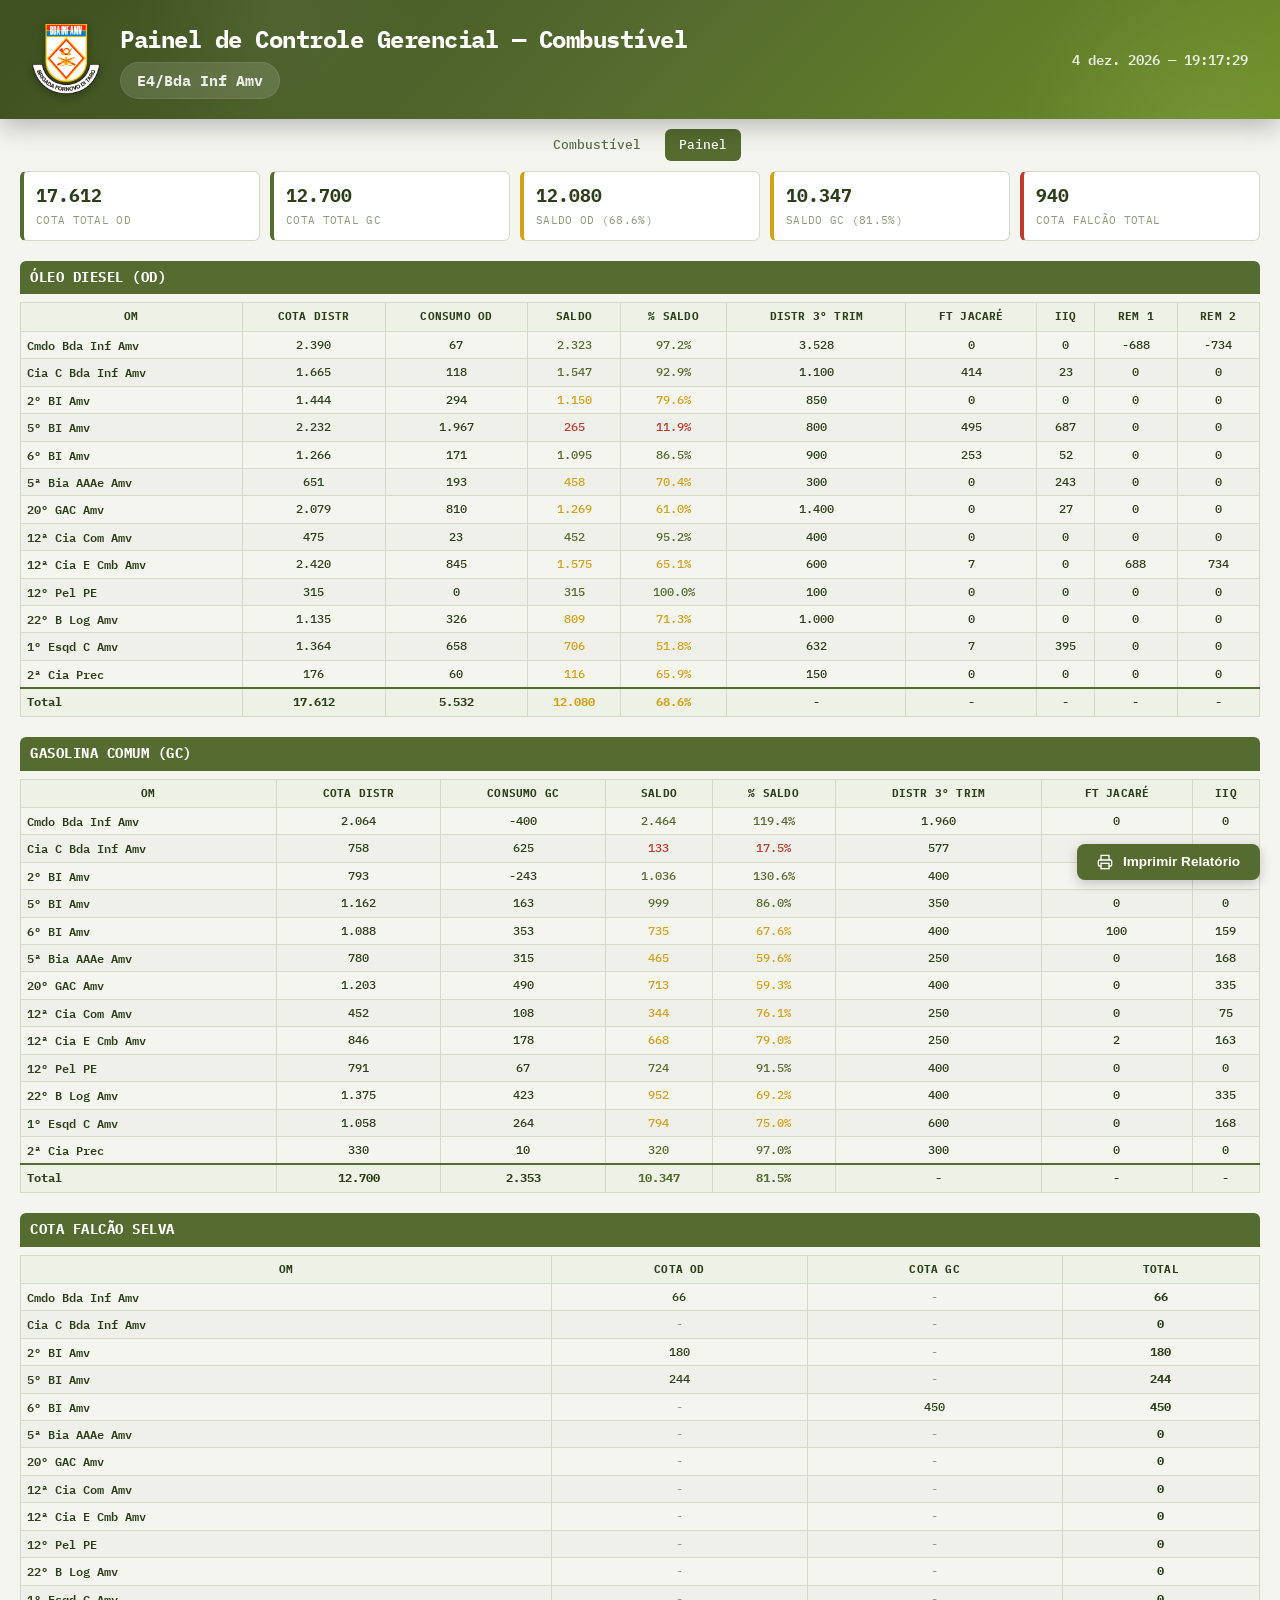
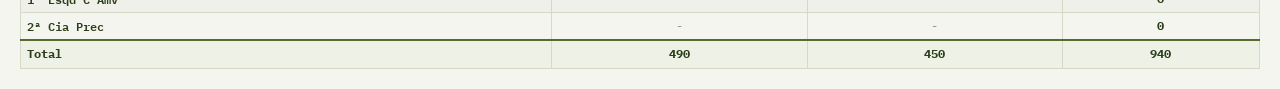
<file: painel.html>
<!DOCTYPE html>
<html lang="pt-BR">
<head>
  <meta charset="UTF-8">
  <meta name="viewport" content="width=device-width, initial-scale=1.0">
  <title>Painel de Combustível — Bda Inf Amv</title>
  <link rel="stylesheet" href="style.css?v=2">
  <link href="https://fonts.googleapis.com/css2?family=Inter:wght@300;400;500;600;700;800&display=swap" rel="stylesheet">
  <link href="https://fonts.googleapis.com/css2?family=IBM+Plex+Mono:wght@400;500;600;700&display=swap" rel="stylesheet">
  <style>
    .painel-header {
      text-align: center;
      padding: 20px 0 10px;
    }
    .painel-header h1 { font-size: 1.3rem; margin: 0; }
    .painel-header h2 { font-size: 0.85rem; color: var(--text-secondary); margin: 4px 0 0; font-weight: 400; }
    .painel-date { font-size: 0.8rem; color: var(--text-muted); margin-top: 4px; }

    .painel-section {
      margin: 0 20px 20px;
      page-break-inside: avoid;
    }
    .painel-section h3 {
      font-size: 0.85rem;
      font-weight: 700;
      color: var(--text);
      margin: 0 0 8px;
      padding: 6px 10px;
      background: var(--primary);
      color: #fff;
      border-radius: 6px 6px 0 0;
      text-transform: uppercase;
      letter-spacing: 0.5px;
    }
    .painel-table {
      width: 100%;
      border-collapse: collapse;
      font-size: 0.72rem;
      font-family: 'IBM Plex Mono', monospace;
    }
    .painel-table th {
      background: #eef2e6;
      padding: 5px 6px;
      text-align: center;
      font-weight: 700;
      font-size: 0.68rem;
      border: 1px solid var(--border);
      color: var(--text);
      text-transform: uppercase;
      letter-spacing: 0.2px;
    }
    .painel-table td {
      padding: 4px 6px;
      text-align: center;
      border: 1px solid var(--border);
      font-weight: 500;
    }
    .painel-table td:first-child {
      text-align: left;
      font-weight: 600;
      white-space: nowrap;
    }
    .painel-table tr:nth-child(even) { background: rgba(0,0,0,0.02); }
    .painel-table tr:hover { background: rgba(85,107,47,0.05); }
    .painel-table tr.total-row {
      font-weight: 700;
      background: #eef2e6 !important;
      border-top: 2px solid var(--primary);
    }
    .painel-table tr.total-row td { font-weight: 700; }
    .neg { color: var(--danger); font-weight: 700; }
    .pos { color: var(--success); font-weight: 700; }
    .mid { color: var(--warning); font-weight: 700; }

    .painel-summary {
      display: grid;
      grid-template-columns: repeat(auto-fit, minmax(140px, 1fr));
      gap: 10px;
      margin: 0 20px 20px;
    }
    .painel-card {
      background: var(--surface);
      border: 1px solid var(--border);
      border-left: 4px solid var(--primary);
      border-radius: 6px;
      padding: 10px 12px;
    }
    .painel-card .pc-val { font-size: 1.1rem; font-weight: 800; color: var(--text); font-family: 'IBM Plex Mono', monospace; }
    .painel-card .pc-lbl { font-size: 0.68rem; color: var(--text-muted); margin-top: 2px; text-transform: uppercase; letter-spacing: 0.3px; }
    .painel-card.warn { border-left-color: var(--warning); }
    .painel-card.danger { border-left-color: var(--danger); }
    .painel-card.ok { border-left-color: var(--success); }

    .btn-print {
      position: fixed;
      bottom: 20px;
      right: 20px;
      background: var(--primary);
      color: #fff;
      border: none;
      padding: 10px 20px;
      border-radius: 8px;
      font-size: 0.85rem;
      font-weight: 600;
      cursor: pointer;
      box-shadow: 0 4px 12px rgba(0,0,0,0.2);
      z-index: 100;
      transition: all 0.2s;
    }
    .btn-print:hover { background: #3d5a1f; transform: translateY(-1px); }
    .btn-print svg { width: 16px; height: 16px; vertical-align: middle; margin-right: 6px; }

    .nav-bar {
      display: flex;
      justify-content: center;
      gap: 10px;
      padding: 10px 0;
    }
    .nav-bar a {
      text-decoration: none;
      color: var(--text-secondary);
      font-size: 0.8rem;
      font-weight: 500;
      padding: 6px 14px;
      border-radius: 6px;
      transition: all 0.2s;
    }
    .nav-bar a:hover { background: var(--bg); color: var(--text); }
    .nav-bar a.active { background: var(--primary); color: #fff; }

    @media print {
      body { background: #fff !important; }
      .btn-print, .nav-bar { display: none !important; }
      .header, header { background: #fff !important; color: #000 !important; box-shadow: none !important; border-bottom: 2px solid #000 !important; padding: 10px 0 !important; }
      .header h1, header h1 { color: #000 !important; font-size: 1.1rem; }
      .header h2, header h2 { color: #333 !important; }
      .header-content { justify-content: center; }
      .header-logo { width: 50px; height: 50px; filter: grayscale(1); }
      .header-date { color: #666 !important; }
      .painel-section { margin: 0 10px 12px; }
      .painel-summary { margin: 0 10px 12px; }
      .painel-table th { background: #e0e0e0 !important; -webkit-print-color-adjust: exact; print-color-adjust: exact; }
      .painel-table tr.total-row { background: #e0e0e0 !important; -webkit-print-color-adjust: exact; print-color-adjust: exact; }
      .painel-card { border-left-width: 3px; -webkit-print-color-adjust: exact; print-color-adjust: exact; }
      .painel-section h3 { background: #556b2f !important; color: #fff !important; -webkit-print-color-adjust: exact; print-color-adjust: exact; }
      .painel-header h1 { font-size: 1rem; }
      .painel-date { font-size: 0.75rem; }
    }
  </style>
</head>
<body>
  <header>
    <div class="header-content">
      <img src="LOGO-BDA-AMV-site.png" alt="Logo BDA Inf Amv" class="header-logo">
      <div class="header-text">
        <h1>Painel de Controle Gerencial — Combustível</h1>
        <h2>E4/Bda Inf Amv</h2>
      </div>
      <div class="header-date" id="currentDate"></div>
    </div>
  </header>

  <div class="nav-bar">
    <a href="controle_combustivel.html">Combustível</a>
    <a href="painel.html" class="active">Painel</a>
  </div>

  <div id="painel-content"></div>

  <button class="btn-print" onclick="window.print()">
    <svg viewBox="0 0 24 24" fill="none" stroke="currentColor" stroke-width="2"><path d="M6 9V2h12v7M6 18H4a2 2 0 01-2-2v-5a2 2 0 012-2h16a2 2 0 012 2v5a2 2 0 01-2 2h-2"/><rect x="6" y="14" width="12" height="8"/></svg>
    Imprimir Relatório
  </button>

  <script>
    var OD_DATA = [
      { unidade: "Cmdo Bda Inf Amv", cota: 2390, consumo: 67, distr3: 3528, jacare: 0, iiq: 0, rem1: -688, rem2: -734 },
      { unidade: "Cia C Bda Inf Amv", cota: 1665, consumo: 118, distr3: 1100, jacare: 414, iiq: 23, rem1: 0, rem2: 0 },
      { unidade: "2º BI Amv", cota: 1444, consumo: 294, distr3: 850, jacare: 0, iiq: 0, rem1: 0, rem2: 0 },
      { unidade: "5º BI Amv", cota: 2232, consumo: 1967, distr3: 800, jacare: 495, iiq: 687, rem1: 0, rem2: 0 },
      { unidade: "6º BI Amv", cota: 1266, consumo: 171, distr3: 900, jacare: 253, iiq: 52, rem1: 0, rem2: 0 },
      { unidade: "5ª Bia AAAe Amv", cota: 651, consumo: 193, distr3: 300, jacare: 0, iiq: 243, rem1: 0, rem2: 0 },
      { unidade: "20º GAC Amv", cota: 2079, consumo: 810, distr3: 1400, jacare: 0, iiq: 27, rem1: 0, rem2: 0 },
      { unidade: "12ª Cia Com Amv", cota: 475, consumo: 23, distr3: 400, jacare: 0, iiq: 0, rem1: 0, rem2: 0 },
      { unidade: "12ª Cia E Cmb Amv", cota: 2420, consumo: 845, distr3: 600, jacare: 7, iiq: 0, rem1: 688, rem2: 734 },
      { unidade: "12º Pel PE", cota: 315, consumo: 0, distr3: 100, jacare: 0, iiq: 0, rem1: 0, rem2: 0 },
      { unidade: "22º B Log Amv", cota: 1135, consumo: 326, distr3: 1000, jacare: 0, iiq: 0, rem1: 0, rem2: 0 },
      { unidade: "1º Esqd C Amv", cota: 1364, consumo: 658, distr3: 632, jacare: 7, iiq: 395, rem1: 0, rem2: 0 },
      { unidade: "2ª Cia Prec", cota: 176, consumo: 60, distr3: 150, jacare: 0, iiq: 0, rem1: 0, rem2: 0 }
    ];

    var GC_DATA = [
      { unidade: "Cmdo Bda Inf Amv", cota: 2064, consumo: -400, distr3: 1960, jacare: 0, iiq: 0 },
      { unidade: "Cia C Bda Inf Amv", cota: 758, consumo: 625, distr3: 577, jacare: 0, iiq: 101 },
      { unidade: "2º BI Amv", cota: 793, consumo: -243, distr3: 400, jacare: 0, iiq: 257 },
      { unidade: "5º BI Amv", cota: 1162, consumo: 163, distr3: 350, jacare: 0, iiq: 0 },
      { unidade: "6º BI Amv", cota: 1088, consumo: 353, distr3: 400, jacare: 100, iiq: 159 },
      { unidade: "5ª Bia AAAe Amv", cota: 780, consumo: 315, distr3: 250, jacare: 0, iiq: 168 },
      { unidade: "20º GAC Amv", cota: 1203, consumo: 490, distr3: 400, jacare: 0, iiq: 335 },
      { unidade: "12ª Cia Com Amv", cota: 452, consumo: 108, distr3: 250, jacare: 0, iiq: 75 },
      { unidade: "12ª Cia E Cmb Amv", cota: 846, consumo: 178, distr3: 250, jacare: 2, iiq: 163 },
      { unidade: "12º Pel PE", cota: 791, consumo: 67, distr3: 400, jacare: 0, iiq: 0 },
      { unidade: "22º B Log Amv", cota: 1375, consumo: 423, distr3: 400, jacare: 0, iiq: 335 },
      { unidade: "1º Esqd C Amv", cota: 1058, consumo: 264, distr3: 600, jacare: 0, iiq: 168 },
      { unidade: "2ª Cia Prec", cota: 330, consumo: 10, distr3: 300, jacare: 0, iiq: 0 }
    ];

    var FALCON_DATA = [
      { unidade: "Cmdo Bda Inf Amv", od: 66, gc: 0 },
      { unidade: "Cia C Bda Inf Amv", od: 0, gc: 0 },
      { unidade: "2º BI Amv", od: 180, gc: 0 },
      { unidade: "5º BI Amv", od: 244, gc: 0 },
      { unidade: "6º BI Amv", od: 0, gc: 450 },
      { unidade: "5ª Bia AAAe Amv", od: 0, gc: 0 },
      { unidade: "20º GAC Amv", od: 0, gc: 0 },
      { unidade: "12ª Cia Com Amv", od: 0, gc: 0 },
      { unidade: "12ª Cia E Cmb Amv", od: 0, gc: 0 },
      { unidade: "12º Pel PE", od: 0, gc: 0 },
      { unidade: "22º B Log Amv", od: 0, gc: 0 },
      { unidade: "1º Esqd C Amv", od: 0, gc: 0 },
      { unidade: "2ª Cia Prec", od: 0, gc: 0 }
    ];

    function fmt(n) {
      if (n === null || n === undefined || isNaN(n)) return '-';
      return n.toLocaleString('pt-BR');
    }

    function pctClass(v) {
      if (v >= 80) return 'pos';
      if (v >= 50) return 'mid';
      return 'neg';
    }

    function renderPainel() {
      var html = '';

      var odTotCota = 0, odTotCons = 0, odTotSaldo = 0;
      var gcTotCota = 0, gcTotCons = 0, gcTotSaldo = 0;
      var falTotOD = 0, falTotGC = 0;

      OD_DATA.forEach(function(r) {
        odTotCota += r.cota; odTotCons += r.consumo; odTotSaldo += (r.cota - r.consumo);
      });
      GC_DATA.forEach(function(r) {
        gcTotCota += r.cota; gcTotCons += r.consumo; gcTotSaldo += (r.cota - r.consumo);
      });
      FALCON_DATA.forEach(function(r) {
        falTotOD += r.od; falTotGC += r.gc;
      });

      var odPct = odTotCota > 0 ? (odTotSaldo / odTotCota * 100) : 0;
      var gcPct = gcTotCota > 0 ? (gcTotSaldo / gcTotCota * 100) : 0;

      html += '<div class="painel-summary">' +
        '<div class="painel-card ok"><div class="pc-val">' + fmt(odTotCota) + '</div><div class="pc-lbl">Cota Total OD</div></div>' +
        '<div class="painel-card ok"><div class="pc-val">' + fmt(gcTotCota) + '</div><div class="pc-lbl">Cota Total GC</div></div>' +
        '<div class="painel-card warn"><div class="pc-val">' + fmt(odTotSaldo) + '</div><div class="pc-lbl">Saldo OD (' + odPct.toFixed(1) + '%)</div></div>' +
        '<div class="painel-card warn"><div class="pc-val">' + fmt(gcTotSaldo) + '</div><div class="pc-lbl">Saldo GC (' + gcPct.toFixed(1) + '%)</div></div>' +
        '<div class="painel-card danger"><div class="pc-val">' + fmt(falTotOD + falTotGC) + '</div><div class="pc-lbl">Cota Falcão Total</div></div>' +
      '</div>';

      html += '<div class="painel-section"><h3>Óleo Diesel (OD)</h3><table class="painel-table"><thead><tr>' +
        '<th>OM</th><th>Cota Distr</th><th>Consumo OD</th><th>Saldo</th><th>% Saldo</th><th>Distr 3º Trim</th><th>FT Jacaré</th><th>IIQ</th><th>Rem 1</th><th>Rem 2</th>' +
        '</tr></thead><tbody>';
      OD_DATA.forEach(function(r) {
        var saldo = r.cota - r.consumo;
        var pct = r.cota > 0 ? (saldo / r.cota * 100) : 0;
        html += '<tr><td>' + r.unidade + '</td><td>' + fmt(r.cota) + '</td><td>' + fmt(r.consumo) + '</td><td class="' + pctClass(pct) + '">' + fmt(saldo) + '</td><td class="' + pctClass(pct) + '">' + pct.toFixed(1) + '%</td><td>' + fmt(r.distr3) + '</td><td>' + fmt(r.jacare) + '</td><td>' + fmt(r.iiq) + '</td><td>' + fmt(r.rem1) + '</td><td>' + fmt(r.rem2) + '</td></tr>';
      });
      var odTPct = odTotCota > 0 ? (odTotSaldo / odTotCota * 100) : 0;
      html += '<tr class="total-row"><td>Total</td><td>' + fmt(odTotCota) + '</td><td>' + fmt(odTotCons) + '</td><td class="' + pctClass(odTPct) + '">' + fmt(odTotSaldo) + '</td><td class="' + pctClass(odTPct) + '">' + odTPct.toFixed(1) + '%</td><td>-</td><td>-</td><td>-</td><td>-</td><td>-</td></tr>';
      html += '</tbody></table></div>';

      html += '<div class="painel-section"><h3>Gasolina Comum (GC)</h3><table class="painel-table"><thead><tr>' +
        '<th>OM</th><th>Cota Distr</th><th>Consumo GC</th><th>Saldo</th><th>% Saldo</th><th>Distr 3º Trim</th><th>FT Jacaré</th><th>IIQ</th>' +
        '</tr></thead><tbody>';
      GC_DATA.forEach(function(r) {
        var saldo = r.cota - r.consumo;
        var pct = r.cota > 0 ? (saldo / r.cota * 100) : 0;
        html += '<tr><td>' + r.unidade + '</td><td>' + fmt(r.cota) + '</td><td>' + fmt(r.consumo) + '</td><td class="' + pctClass(pct > 100 ? 100 : pct) + '">' + fmt(saldo) + '</td><td class="' + pctClass(pct > 100 ? 100 : pct) + '">' + pct.toFixed(1) + '%</td><td>' + fmt(r.distr3) + '</td><td>' + fmt(r.jacare) + '</td><td>' + fmt(r.iiq) + '</td></tr>';
      });
      var gcTPct = gcTotCota > 0 ? (gcTotSaldo / gcTotCota * 100) : 0;
      html += '<tr class="total-row"><td>Total</td><td>' + fmt(gcTotCota) + '</td><td>' + fmt(gcTotCons) + '</td><td class="' + pctClass(gcTPct > 100 ? 100 : gcTPct) + '">' + fmt(gcTotSaldo) + '</td><td class="' + pctClass(gcTPct > 100 ? 100 : gcTPct) + '">' + gcTPct.toFixed(1) + '%</td><td>-</td><td>-</td><td>-</td></tr>';
      html += '</tbody></table></div>';

      html += '<div class="painel-section"><h3>Cota Falcão Selva</h3><table class="painel-table"><thead><tr>' +
        '<th>OM</th><th>Cota OD</th><th>Cota GC</th><th>Total</th>' +
        '</tr></thead><tbody>';
      FALCON_DATA.forEach(function(r) {
        var total = r.od + r.gc;
        html += '<tr><td>' + r.unidade + '</td><td>' + (r.od ? fmt(r.od) : '<span style="color:#999">-</span>') + '</td><td>' + (r.gc ? fmt(r.gc) : '<span style="color:#999">-</span>') + '</td><td><strong>' + fmt(total) + '</strong></td></tr>';
      });
      html += '<tr class="total-row"><td>Total</td><td>' + fmt(falTotOD) + '</td><td>' + fmt(falTotGC) + '</td><td>' + fmt(falTotOD + falTotGC) + '</td></tr>';
      html += '</tbody></table></div>';

      document.getElementById('painel-content').innerHTML = html;
    }

    function atualizarRelogio() {
      var agora = new Date();
      var meses = ['jan','fev','mar','abr','mai','jun','jul','ago','set','out','nov','dez'];
      document.getElementById('currentDate').textContent = agora.getDate() + ' ' + meses[agora.getMonth()] + '. ' + agora.getFullYear() + ' — ' + agora.toLocaleTimeString('pt-BR');
    }

    renderPainel();
    atualizarRelogio();
    setInterval(atualizarRelogio, 1000);
  </script>
</body>
</html>
</file>
<file: css/style.css>
* {
  margin: 0;
  padding: 0;
  box-sizing: border-box;
}

:root {
  --bg-primary: #0a0f1a;
  --bg-secondary: #111827;
  --bg-card: #1a2235;
  --bg-card-hover: #1e2a40;
  --border: #2a3a50;
  --text-primary: #e8edf5;
  --text-secondary: #8899aa;
  --text-muted: #5a6a7a;
  --green: #22c55e;
  --green-dark: #16a34a;
  --green-bg: rgba(34, 197, 94, 0.12);
  --yellow: #eab308;
  --yellow-dark: #ca8a04;
  --yellow-bg: rgba(234, 179, 8, 0.12);
  --red: #ef4444;
  --red-dark: #dc2626;
  --red-bg: rgba(239, 68, 68, 0.12);
  --blue: #3b82f6;
  --blue-bg: rgba(59, 130, 246, 0.12);
  --orange: #f97316;
  --purple: #a855f7;
}

body {
  font-family: 'Inter', -apple-system, BlinkMacSystemFont, 'Segoe UI', Roboto, sans-serif;
  background: var(--bg-primary);
  color: var(--text-primary);
  min-height: 100vh;
}

/* Header */
.header {
  background: linear-gradient(135deg, #111827 0%, #1a2a3a 100%);
  border-bottom: 1px solid var(--border);
  padding: 16px 32px;
  display: flex;
  justify-content: space-between;
  align-items: center;
}

.header-left {
  display: flex;
  align-items: center;
  gap: 16px;
}

.header-logo {
  width: 44px;
  height: 44px;
  border-radius: 10px;
  display: flex;
  align-items: center;
  justify-content: center;
  overflow: hidden;
}

.header-logo img {
  width: 100%;
  height: 100%;
  object-fit: cover;
}

.header-title h1 {
  font-size: 18px;
  font-weight: 700;
  letter-spacing: 0.3px;
}

.header-title p {
  font-size: 12px;
  color: var(--text-secondary);
  margin-top: 2px;
}

.header-nav {
  display: flex;
  gap: 8px;
}

.nav-btn {
  padding: 8px 18px;
  border-radius: 8px;
  border: 1px solid var(--border);
  background: var(--bg-card);
  color: var(--text-secondary);
  font-size: 13px;
  font-weight: 500;
  cursor: pointer;
  transition: all 0.2s;
  text-decoration: none;
}

.nav-btn:hover {
  background: var(--bg-card-hover);
  color: var(--text-primary);
  border-color: var(--green);
}

.nav-btn.active {
  background: var(--green-bg);
  color: var(--green);
  border-color: var(--green);
}

.header-time {
  font-size: 12px;
  color: var(--text-muted);
  text-align: right;
}

.header-time .hora {
  font-size: 14px;
  font-weight: 600;
  color: var(--text-secondary);
}

/* Main Container */
.container {
  max-width: 1440px;
  margin: 0 auto;
  padding: 24px 32px;
}

/* Cards de Indicadores */
.indicadores-grid {
  display: grid;
  grid-template-columns: repeat(5, 1fr);
  gap: 16px;
  margin-bottom: 24px;
}

.indicador-card {
  background: var(--bg-card);
  border: 1px solid var(--border);
  border-radius: 12px;
  padding: 20px;
  transition: all 0.2s;
}

.indicador-card:hover {
  border-color: var(--green);
  transform: translateY(-2px);
}

.indicador-card .label {
  font-size: 11px;
  text-transform: uppercase;
  letter-spacing: 0.8px;
  color: var(--text-muted);
  margin-bottom: 8px;
}

.indicador-card .valor {
  font-size: 32px;
  font-weight: 700;
  line-height: 1;
}

.indicador-card .sub {
  font-size: 12px;
  color: var(--text-secondary);
  margin-top: 6px;
}

.indicador-card.green .valor { color: var(--green); }
.indicador-card.yellow .valor { color: var(--yellow); }
.indicador-card.red .valor { color: var(--red); }
.indicador-card.blue .valor { color: var(--blue); }
.indicador-card.orange .valor { color: var(--orange); }

/* Indicador Geral */
.indicador-geral {
  background: var(--bg-card);
  border: 1px solid var(--border);
  border-radius: 12px;
  padding: 24px;
  margin-bottom: 24px;
  display: flex;
  align-items: center;
  gap: 32px;
}

.velocimetro {
  position: relative;
  width: 160px;
  height: 90px;
  flex-shrink: 0;
}

.velocimetro canvas {
  width: 100%;
  height: 100%;
}

.velocimetro-valor {
  position: absolute;
  bottom: 4px;
  left: 50%;
  transform: translateX(-50%);
  font-size: 28px;
  font-weight: 700;
}

.indicador-geral-info {
  flex: 1;
}

.indicador-geral-info h2 {
  font-size: 16px;
  font-weight: 600;
  margin-bottom: 6px;
}

.indicador-geral-info p {
  font-size: 13px;
  color: var(--text-secondary);
  margin-bottom: 12px;
}

.status-badges {
  display: flex;
  gap: 12px;
  flex-wrap: wrap;
}

.status-badge {
  padding: 6px 14px;
  border-radius: 20px;
  font-size: 12px;
  font-weight: 600;
  display: flex;
  align-items: center;
  gap: 6px;
}

.status-badge .dot {
  width: 8px;
  height: 8px;
  border-radius: 50%;
}

.status-badge.pronta {
  background: var(--green-bg);
  color: var(--green);
}
.status-badge.pronta .dot { background: var(--green); }

.status-badge.mnt-org {
  background: var(--yellow-bg);
  color: var(--yellow);
}
.status-badge.mnt-org .dot { background: var(--yellow); }

.status-badge.mnt-ext {
  background: var(--red-bg);
  color: var(--red);
}
.status-badge.mnt-ext .dot { background: var(--red); }

.status-badge.restricao {
  background: var(--blue-bg);
  color: var(--blue);
}
.status-badge.restricao .dot { background: var(--blue); }

/* Seção */
.secao {
  margin-bottom: 24px;
}

.secao-header {
  display: flex;
  justify-content: space-between;
  align-items: center;
  margin-bottom: 16px;
}

.secao-header h2 {
  font-size: 16px;
  font-weight: 600;
}

.filtros {
  display: flex;
  gap: 8px;
}

.filtro-input {
  padding: 8px 14px;
  border-radius: 8px;
  border: 1px solid var(--border);
  background: var(--bg-card);
  color: var(--text-primary);
  font-size: 13px;
  outline: none;
  transition: border-color 0.2s;
}

.filtro-input:focus {
  border-color: var(--green);
}

.filtro-input::placeholder {
  color: var(--text-muted);
}

select.filtro-input {
  cursor: pointer;
}

/* Tabela OM */
.tabela-om {
  width: 100%;
  background: var(--bg-card);
  border: 1px solid var(--border);
  border-radius: 12px;
  overflow: hidden;
}

.tabela-om table {
  width: 100%;
  border-collapse: collapse;
}

.tabela-om th {
  padding: 12px 16px;
  text-align: left;
  font-size: 11px;
  text-transform: uppercase;
  letter-spacing: 0.8px;
  color: var(--text-muted);
  background: rgba(0,0,0,0.2);
  border-bottom: 1px solid var(--border);
}

.tabela-om td {
  padding: 12px 16px;
  font-size: 13px;
  border-bottom: 1px solid rgba(42, 58, 80, 0.5);
}

.tabela-om tr:last-child td {
  border-bottom: none;
}

.tabela-om tr:hover td {
  background: rgba(34, 197, 94, 0.03);
}

.tabela-composicao {
  width: 100%;
  border-collapse: collapse;
}

.tabela-composicao th {
  padding: 12px 16px;
  text-align: left;
  font-size: 11px;
  text-transform: uppercase;
  letter-spacing: 0.8px;
  color: var(--text-muted);
  background: rgba(0,0,0,0.2);
  border-bottom: 1px solid var(--border);
}

.tabela-composicao td {
  padding: 8px 16px;
  font-size: 13px;
  border-bottom: 1px solid rgba(42, 58, 80, 0.5);
}

.tabela-composicao tr:last-child td {
  border-bottom: none;
}

.tabela-composicao tr:hover td {
  background: rgba(34, 197, 94, 0.03);
}

.barra-progresso {
  width: 120px;
  height: 6px;
  background: rgba(255,255,255,0.08);
  border-radius: 3px;
  overflow: hidden;
}

.barra-progresso .preenchimento {
  height: 100%;
  border-radius: 3px;
  transition: width 0.6s ease;
}

.barra-progresso .preenchimento.verde { background: var(--green); }
.barra-progresso .preenchimento.amarelo { background: var(--yellow); }
.barra-progresso .preenchimento.vermelho { background: var(--red); }

.indice-badge {
  padding: 4px 10px;
  border-radius: 6px;
  font-size: 12px;
  font-weight: 600;
}

.indice-badge.verde {
  background: var(--green-bg);
  color: var(--green);
}

.indice-badge.amarelo {
  background: var(--yellow-bg);
  color: var(--yellow);
}

.indice-badge.vermelho {
  background: var(--red-bg);
  color: var(--red);
}

/* Tabela Viaturas */
.tabela-vtr {
  width: 100%;
  background: var(--bg-card);
  border: 1px solid var(--border);
  border-radius: 12px;
  overflow: hidden;
}

.tabela-vtr table {
  width: 100%;
  border-collapse: collapse;
}

.tabela-vtr th {
  padding: 12px 16px;
  text-align: left;
  font-size: 11px;
  text-transform: uppercase;
  letter-spacing: 0.8px;
  color: var(--text-muted);
  background: rgba(0,0,0,0.2);
  border-bottom: 1px solid var(--border);
  cursor: pointer;
  user-select: none;
}

.tabela-vtr th:hover {
  color: var(--text-primary);
}

.tabela-vtr td {
  padding: 10px 16px;
  font-size: 13px;
  border-bottom: 1px solid rgba(42, 58, 80, 0.5);
}

.tabela-vtr tr:last-child td {
  border-bottom: none;
}

.tabela-vtr tr:hover td {
  background: rgba(34, 197, 94, 0.03);
}

.status-cell {
  padding: 3px 10px;
  border-radius: 6px;
  font-size: 12px;
  font-weight: 600;
  display: inline-block;
}

.status-cell.pronta {
  background: var(--green-bg);
  color: var(--green);
}

.status-cell.mnt-org {
  background: var(--yellow-bg);
  color: var(--yellow);
}

.status-cell.mnt-ext {
  background: var(--red-bg);
  color: var(--red);
}

.status-cell.restricao {
  background: var(--blue-bg);
  color: var(--blue);
}

.alerta-icon {
  color: var(--yellow);
  font-size: 11px;
  margin-left: 4px;
}

/* Cards Laterais */
.grid-2col {
  display: grid;
  grid-template-columns: 1fr 1fr;
  gap: 24px;
  margin-bottom: 24px;
}

.pareto-card, .alertas-card {
  background: var(--bg-card);
  border: 1px solid var(--border);
  border-radius: 12px;
  padding: 20px;
}

.pareto-card h3, .alertas-card h3 {
  font-size: 14px;
  font-weight: 600;
  margin-bottom: 16px;
  display: flex;
  align-items: center;
  gap: 8px;
}

.pizza-grid {
  display: grid;
  grid-template-columns: repeat(auto-fill, minmax(110px, 1fr));
  gap: 16px;
}

.pizza-card {
  display: flex;
  flex-direction: column;
  align-items: center;
  gap: 6px;
  padding: 12px 4px;
  background: rgba(0,0,0,0.15);
  border-radius: 12px;
}

.pizza-card svg {
  display: block;
}

.pizza-nome {
  font-size: 10px;
  color: var(--text-secondary);
  text-align: center;
  line-height: 1.2;
  font-weight: 500;
}

.alerta-item {
  display: flex;
  align-items: center;
  gap: 12px;
  padding: 10px 0;
  border-bottom: 1px solid rgba(42, 58, 80, 0.5);
}

.alerta-item:last-child {
  border-bottom: none;
}

.alerta-item .aviso {
  color: var(--yellow);
  font-size: 16px;
}

.alerta-item .info {
  flex: 1;
}

.alerta-item .info .placa {
  font-size: 13px;
  font-weight: 600;
}

.alerta-item .info .om {
  font-size: 11px;
  color: var(--text-muted);
}

.alerta-item .km-info {
  text-align: right;
}

.alerta-item .km-info .km {
  font-size: 13px;
  font-weight: 600;
  color: var(--yellow);
}

.alerta-item .km-info .label {
  font-size: 10px;
  color: var(--text-muted);
}

/* Gráfico de Barras */
.grafico-barras {
  display: flex;
  align-items: flex-end;
  gap: 8px;
  height: 140px;
  padding: 0 8px;
}

.coluna-om {
  flex: 1;
  display: flex;
  flex-direction: column;
  align-items: center;
  gap: 4px;
  height: 100%;
  justify-content: flex-end;
}

.coluna-om .barra-wrapper {
  width: 100%;
  display: flex;
  gap: 2px;
  align-items: flex-end;
  justify-content: center;
  flex: 1;
}

.coluna-om .barra {
  width: 14px;
  border-radius: 3px 3px 0 0;
  transition: height 0.6s ease;
}

.coluna-om .barra.pronta { background: var(--green); }
.coluna-om .barra.mnt { background: var(--yellow); }
.coluna-om .barra.rest { background: var(--blue); }

.coluna-om .label-om {
  font-size: 9px;
  color: var(--text-muted);
  text-align: center;
  writing-mode: vertical-rl;
  text-orientation: mixed;
  transform: rotate(180deg);
  max-height: 60px;
  overflow: hidden;
}

/* Modal */
.modal-overlay {
  display: none;
  position: fixed;
  inset: 0;
  background: rgba(0,0,0,0.7);
  z-index: 1000;
  justify-content: center;
  align-items: center;
}

.modal-overlay.ativo {
  display: flex;
}

.modal {
  background: var(--bg-secondary);
  border: 1px solid var(--border);
  border-radius: 16px;
  padding: 28px;
  width: 480px;
  max-width: 90vw;
}

.modal h3 {
  font-size: 16px;
  margin-bottom: 20px;
}

.campo {
  margin-bottom: 14px;
}

.campo label {
  display: block;
  font-size: 12px;
  color: var(--text-secondary);
  margin-bottom: 6px;
  font-weight: 500;
}

.campo input,
.campo select,
.campo textarea {
  width: 100%;
  padding: 10px 14px;
  border-radius: 8px;
  border: 1px solid var(--border);
  background: var(--bg-card);
  color: var(--text-primary);
  font-size: 13px;
  outline: none;
}

.campo input:focus,
.campo select:focus,
.campo textarea:focus {
  border-color: var(--green);
}

.modal-botoes {
  display: flex;
  gap: 10px;
  justify-content: flex-end;
  margin-top: 20px;
}

.btn {
  padding: 10px 20px;
  border-radius: 8px;
  border: none;
  font-size: 13px;
  font-weight: 600;
  cursor: pointer;
  transition: all 0.2s;
}

.btn-primary {
  background: var(--green);
  color: white;
}

.btn-primary:hover {
  background: var(--green-dark);
}

.btn-secondary {
  background: var(--bg-card);
  color: var(--text-primary);
  border: 1px solid var(--border);
}

.btn-secondary:hover {
  background: var(--bg-card-hover);
  color: var(--text-primary);
}

.btn-row {
  font-size: 11px;
  padding: 4px 10px;
  border-radius: 6px;
  border: none;
  cursor: pointer;
  font-weight: 600;
  transition: all 0.15s;
}

/* Loading */
.loading {
  text-align: center;
  padding: 40px;
  color: var(--text-muted);
}

/* Scrollbar */
::-webkit-scrollbar {
  width: 8px;
  height: 8px;
}

::-webkit-scrollbar-track {
  background: var(--bg-primary);
}

::-webkit-scrollbar-thumb {
  background: var(--border);
  border-radius: 4px;
}

::-webkit-scrollbar-thumb:hover {
  background: var(--text-muted);
}

/* Responsive */
@media (max-width: 1200px) {
  .indicadores-grid {
    grid-template-columns: repeat(3, 1fr);
  }
}

@media (max-width: 900px) {
  .indicadores-grid {
    grid-template-columns: repeat(2, 1fr);
  }
  .grid-2col {
    grid-template-columns: 1fr;
  }
  .indicador-geral {
    flex-direction: column;
  }
}

@media (max-width: 600px) {
  .container {
    padding: 12px 8px;
    width: 100%;
    overflow-x: hidden;
  }
  .indicadores-grid {
    grid-template-columns: 1fr 1fr;
    gap: 8px;
  }
  .tabela-composicao {
    font-size: 11px;
  }
  .tabela-composicao th {
    min-width: 0 !important;
    padding: 8px 6px !important;
    font-size: 10px;
  }
  .tabela-composicao td {
    padding: 6px 4px !important;
  }
  .tabela-composicao input {
    width: 50px !important;
    font-size: 11px !important;
    padding: 4px 3px !important;
  }
  .header {
    padding: 10px 12px;
    flex-wrap: wrap;
    gap: 8px;
  }
  .header-title h1 {
    font-size: 14px;
  }
  .header-nav .nav-btn {
    font-size: 11px;
    padding: 4px 10px;
  }
  .tabela-om table, .om-detalhe-tabela {
    font-size: 11px;
  }
  .tabela-om th, .tabela-om td, .om-detalhe-tabela th, .om-detalhe-tabela td {
    padding: 6px 6px;
  }
  .velocimetro canvas {
    width: 160px !important;
    height: 90px !important;
  }
  .pareto-item {
    font-size: 11px;
  }
  #botoesOMs {
    grid-template-columns: repeat(auto-fill, minmax(70px, 1fr)) !important;
    gap: 4px !important;
  }
  .secao > div[style*="background"] {
    padding: 12px !important;
    overflow-x: auto;
  }
  .grafico-barras {
    overflow-x: auto;
    gap: 4px;
    padding: 0 4px;
    min-width: 440px;
  }
  .coluna-om .barra {
    width: 10px;
  }
  .coluna-om .label-om {
    font-size: 7px;
    white-space: nowrap;
  }
  .coluna-om .barra-valor {
    font-size: 10px !important;
  }
  .tabela-om, .pareto-card {
    overflow-x: auto;
  }
  .pareto-card .loading {
    font-size: 12px;
  }
  .pizza-grid {
    grid-template-columns: repeat(auto-fill, minmax(80px, 1fr));
    gap: 8px;
  }
  .pizza-card {
    padding: 8px 2px;
  }
  .pizza-card svg {
    width: 60px !important;
    height: 60px !important;
  }
  .pizza-nome {
    font-size: 8px;
  }
  .tabela-vtr {
    overflow-x: auto;
  }
  .tabela-vtr th, .tabela-vtr td {
    padding: 6px 6px !important;
    font-size: 11px !important;
    white-space: nowrap;
  }
  .tabela-vtr td[style*="flex"] {
    gap: 2px !important;
  }
  .tabela-vtr td button {
    padding: 3px 5px !important;
    font-size: 9px !important;
  }
}

/* Animations */
@keyframes fadeIn {
  from { opacity: 0; transform: translateY(10px); }
  to { opacity: 1; transform: translateY(0); }
}

.indicador-card, .indicador-geral, .tabela-om, .tabela-vtr, .pareto-card, .alertas-card {
  animation: fadeIn 0.4s ease-out;
}

.om-card {
  background: var(--bg-card);
  border: 1px solid var(--border);
  border-radius: 12px;
  padding: 20px;
  margin-bottom: 16px;
  animation: fadeIn 0.4s ease-out;
}

.om-detalhe-tabela {
  width: 100%;
  border-collapse: collapse;
  font-size: 13px;
}

.om-detalhe-tabela th,
.om-detalhe-tabela td {
  padding: 8px 12px;
  text-align: left;
  border-bottom: 1px solid var(--border);
}

.om-detalhe-tabela th {
  color: var(--text-secondary);
  font-weight: 500;
  font-size: 11px;
  text-transform: uppercase;
  letter-spacing: 0.5px;
}

/* ===== Agenda de Missões ===== */

.indicador-alerta {
  border-radius: 12px;
  border: 2px solid var(--border);
  padding: 20px 28px;
  display: flex;
  align-items: center;
  justify-content: center;
  gap: 12px;
  margin-bottom: 20px;
  transition: all 0.3s;
  min-height: 70px;
}

.indicador-alerta span {
  text-align: center;
  display: flex;
  flex-direction: column;
  gap: 2px;
}

.agenda-kpis .indicador-card {
  text-align: center;
}

.filtros-agenda {
  display: flex;
  flex-wrap: wrap;
  gap: 12px;
  background: var(--bg-card);
  border: 1px solid var(--border);
  border-radius: 12px;
  padding: 16px 20px;
}

.filtro-grupo {
  display: flex;
  flex-direction: column;
  gap: 4px;
  flex: 1;
  min-width: 160px;
}

.filtro-grupo label {
  font-size: 11px;
  font-weight: 600;
  color: var(--text-secondary);
  text-transform: uppercase;
  letter-spacing: 0.5px;
}

.filtro-input {
  padding: 8px 12px;
  border-radius: 8px;
  border: 1px solid var(--border);
  background: var(--bg-secondary);
  color: var(--text-primary);
  font-size: 13px;
  font-family: inherit;
  outline: none;
  transition: border-color 0.2s;
}

.filtro-input:focus {
  border-color: var(--blue);
}

.filtro-input::placeholder {
  color: var(--text-muted);
}

.tabela-missoes {
  width: 100%;
  border-collapse: collapse;
  font-size: 13px;
}

.tabela-missoes thead th {
  padding: 10px 12px;
  text-align: left;
  font-size: 11px;
  font-weight: 600;
  color: var(--text-secondary);
  text-transform: uppercase;
  letter-spacing: 0.5px;
  border-bottom: 2px solid var(--border);
  position: sticky;
  top: 0;
  background: var(--bg-card);
  z-index: 1;
}

.tabela-missoes tbody td {
  padding: 10px 12px;
  border-bottom: 1px solid rgba(42,58,80,0.4);
  vertical-align: middle;
}

.tabela-missoes tbody tr {
  transition: background 0.15s;
  cursor: pointer;
}

.tabela-missoes tbody tr:hover {
  background: var(--bg-card-hover);
}

.missao-vencida {
  border-left: 3px solid #ef4444;
}

.missao-urgente {
  border-left: 3px solid #f97316;
}

.missao-proximo {
  border-left: 3px solid #eab308;
}

.alerta-badge {
  display: inline-block;
  padding: 3px 8px;
  border-radius: 6px;
  font-size: 10px;
  font-weight: 700;
  letter-spacing: 0.5px;
  white-space: nowrap;
}

.diex-numero {
  font-size: 12px;
  color: var(--blue);
  font-weight: 600;
}

.evento-texto {
  font-size: 13px;
  color: var(--text-primary);
  line-height: 1.4;
}

.classe-tag {
  display: inline-block;
  padding: 2px 8px;
  border-radius: 4px;
  font-size: 11px;
  font-weight: 600;
  background: var(--blue-bg);
  color: var(--blue);
  white-space: nowrap;
}

.status-tag {
  display: inline-block;
  padding: 2px 8px;
  border-radius: 4px;
  font-size: 11px;
  font-weight: 600;
  white-space: nowrap;
}

.status-acompanhar {
  background: rgba(249,115,22,0.15);
  color: #f97316;
}

.status-resolvido {
  background: rgba(34,197,94,0.15);
  color: #22c55e;
}

.status-prazo-de-resposta {
  background: rgba(234,179,8,0.15);
  color: #eab308;
}

.status-missão-cmt-bda {
  background: rgba(139,92,246,0.15);
  color: #a855f7;
}

/* Modal */
.modal-overlay {
  position: fixed;
  top: 0; left: 0; right: 0; bottom: 0;
  background: rgba(0,0,0,0.7);
  display: flex;
  align-items: center;
  justify-content: center;
  z-index: 1000;
  backdrop-filter: blur(4px);
}

.modal-content {
  background: var(--bg-card);
  border: 1px solid var(--border);
  border-radius: 16px;
  width: 90%;
  max-width: 700px;
  max-height: 85vh;
  overflow-y: auto;
  padding: 28px;
}

.modal-header {
  font-size: 16px;
  font-weight: 700;
  margin-bottom: 20px;
  padding-bottom: 12px;
  border-bottom: 1px solid var(--border);
  line-height: 1.4;
}

.modal-campo {
  margin-bottom: 14px;
}

.modal-campo strong {
  display: block;
  font-size: 11px;
  font-weight: 600;
  color: var(--text-secondary);
  text-transform: uppercase;
  letter-spacing: 0.5px;
  margin-bottom: 4px;
}

.modal-campo p {
  font-size: 14px;
  color: var(--text-primary);
  margin: 0;
}

.modal-footer {
  margin-top: 20px;
  padding-top: 12px;
  border-top: 1px solid var(--border);
  display: flex;
  justify-content: flex-end;
}

@media (max-width: 768px) {
  .filtros-agenda {
    flex-direction: column;
  }
  .filtro-grupo {
    min-width: 100%;
  }
  .header {
    flex-direction: column;
    gap: 12px;
    padding: 12px 16px;
  }
  .tabela-missoes {
    font-size: 11px;
  }
  .whatsapp-acoes {
    flex-direction: column;
  }
  .btn-whatsapp {
    width: 100%;
  }
}

/* ===== WhatsApp ===== */

.whatsapp-acoes {
  display: flex;
  gap: 12px;
  margin-bottom: 24px;
}

.btn-whatsapp {
  background: #25d366;
  color: white;
  border: none;
  padding: 14px 28px;
  border-radius: 12px;
  font-size: 15px;
  font-weight: 700;
  cursor: pointer;
  display: flex;
  align-items: center;
  gap: 8px;
  transition: all 0.2s;
  flex: 1;
  justify-content: center;
}

.btn-whatsapp:hover {
  background: #20ba5c;
  transform: translateY(-1px);
}

.btn-icon {
  font-size: 18px;
}

.preview-container {
  background: var(--bg-card);
  border: 1px solid var(--border);
  border-radius: 12px;
  padding: 20px;
}

.preview-secao {
  margin-bottom: 20px;
}

.preview-secao:last-child {
  margin-bottom: 0;
}

.preview-secao h3 {
  font-size: 15px;
  font-weight: 700;
  margin-bottom: 12px;
  padding-bottom: 8px;
  border-bottom: 1px solid var(--border);
}

.preview-vencidas h3 { color: #ef4444; }
.preview-proximas h3 { color: #f97316; }
.preview-ok h3 { color: #22c55e; }

.item-vencido {
  border-left: 3px solid #ef4444;
}

.item-proximo {
  border-left: 3px solid #f97316;
}

.preview-badge {
  position: absolute;
  top: 8px;
  right: 8px;
  padding: 2px 8px;
  border-radius: 4px;
  font-size: 10px;
  font-weight: 700;
  color: white;
}

.preview-titulo {
  font-size: 14px;
  font-weight: 600;
  color: var(--text-primary);
  margin-bottom: 6px;
  padding-right: 60px;
}

.preview-detalhes {
  display: flex;
  flex-wrap: wrap;
  gap: 12px;
  font-size: 12px;
  color: var(--text-secondary);
}

.preview-detalhes span {
  display: flex;
  align-items: center;
  gap: 4px;
}

.mensagem-whatsapp {
  background: #075e54;
  border-radius: 12px;
  padding: 20px;
  overflow-x: auto;
}

.mensagem-whatsapp pre {
  font-family: 'Inter', monospace;
  font-size: 13px;
  color: #e9edef;
  white-space: pre-wrap;
  word-wrap: break-word;
  margin: 0;
  line-height: 1.6;
}

.instrucoes-container {
  display: grid;
  grid-template-columns: repeat(auto-fit, minmax(250px, 1fr));
  gap: 16px;
}

.instrucao-item {
  background: var(--bg-card);
  border: 1px solid var(--border);
  border-radius: 12px;
  padding: 20px;
  display: flex;
  gap: 16px;
  align-items: flex-start;
}

.instrucao-numero {
  width: 32px;
  height: 32px;
  border-radius: 50%;
  background: var(--blue);
  color: white;
  display: flex;
  align-items: center;
  justify-content: center;
  font-weight: 700;
  font-size: 14px;
  flex-shrink: 0;
}

.instrucao-texto strong {
  display: block;
  font-size: 14px;
  margin-bottom: 4px;
  color: var(--text-primary);
}

.instrucao-texto p {
  font-size: 13px;
  color: var(--text-secondary);
  margin: 0;
  line-height: 1.5;
}

.instrucao-texto code {
  background: var(--bg-secondary);
  padding: 2px 6px;
  border-radius: 4px;
  font-size: 12px;
  color: var(--blue);
}

.preview-selecao {
  display: flex;
  align-items: center;
  gap: 10px;
  margin-bottom: 16px;
  padding-bottom: 12px;
  border-bottom: 1px solid var(--border);
}

.preview-item {
  display: flex;
  align-items: flex-start;
  gap: 10px;
  background: var(--bg-secondary);
  border: 1px solid var(--border);
  border-radius: 8px;
  padding: 12px 16px;
  margin-bottom: 8px;
  position: relative;
}

.preview-check {
  display: flex;
  align-items: center;
  padding-top: 2px;
  flex-shrink: 0;
}

.preview-check input[type="checkbox"] {
  width: 18px;
  height: 18px;
  accent-color: #25d366;
  cursor: pointer;
}

.preview-conteudo {
  flex: 1;
  min-width: 0;
}

.contato-chip {
  display: inline-flex;
  align-items: center;
  gap: 6px;
  background: rgba(34,197,94,0.15);
  border: 1px solid rgba(34,197,94,0.3);
  border-radius: 20px;
  padding: 4px 12px;
  font-size: 12px;
  font-weight: 600;
  color: #22c55e;
  cursor: pointer;
  transition: all 0.2s;
  user-select: none;
}

.contato-chip:has(input:checked) {
  background: rgba(34,197,94,0.3);
  border-color: #22c55e;
}

.contato-chip:has(input:not(:checked)) {
  opacity: 0.5;
  text-decoration: line-through;
}

.contato-chip input[type="checkbox"] {
  width: 14px;
  height: 14px;
  accent-color: #22c55e;
  cursor: pointer;
  margin: 0;
}
</file>
<file: style.css>
@import url('https://fonts.googleapis.com/css2?family=Inter:wght@300;400;500;600;700;800&display=swap');
@import url('https://fonts.googleapis.com/css2?family=IBM+Plex+Mono:wght@400;500;600;700&display=swap');

* {
    margin: 0;
    padding: 0;
    box-sizing: border-box;
}

:root {
    --primary: #556b2f;
    --primary-dark: #3d4f1f;
    --primary-light: #6b8e23;
    --accent: #8b7355;
    --accent-light: #a0926e;
    --danger: #c0392b;
    --danger-dark: #a93226;
    --warning: #d4a017;
    --success: #556b2f;
    --bg: #f5f5f0;
    --surface: #ffffff;
    --surface-hover: #fafaf7;
    --text: #2c3e1a;
    --text-secondary: #5a6b4a;
    --text-muted: #8a9a7a;
    --border: #d4d9c8;
    --shadow-sm: 0 1px 3px rgba(0,0,0,0.12), 0 1px 2px rgba(0,0,0,0.08);
    --shadow: 0 4px 8px rgba(0,0,0,0.12), 0 2px 4px rgba(0,0,0,0.08);
    --shadow-md: 0 10px 20px rgba(0,0,0,0.15), 0 4px 8px rgba(0,0,0,0.08);
    --shadow-lg: 0 25px 40px rgba(0,0,0,0.18), 0 10px 15px rgba(0,0,0,0.08);
    --radius: 12px;
    --radius-lg: 16px;
    --transition: all 0.2s cubic-bezier(0.4, 0, 0.2, 1);
}

body {
    font-family: 'IBM Plex Mono', 'Courier New', 'Consolas', monospace;
    background: var(--bg);
    color: var(--text);
    min-height: 100vh;
    line-height: 1.6;
    -webkit-font-smoothing: antialiased;
    font-size: 0.92rem;
}

/* Header */
header {
    background: linear-gradient(135deg, var(--primary-dark) 0%, var(--primary) 50%, var(--primary-light) 100%);
    color: white;
    padding: 20px 32px;
    box-shadow: 0 8px 24px rgba(0,0,0,0.25);
    position: relative;
    overflow: hidden;
}

header::before {
    content: '';
    position: absolute;
    top: -50%;
    right: -10%;
    width: 400px;
    height: 400px;
    background: radial-gradient(circle, rgba(255,255,255,0.08) 0%, transparent 70%);
    border-radius: 50%;
    pointer-events: none;
}

header::after {
    content: '';
    position: absolute;
    bottom: -30%;
    left: 10%;
    width: 300px;
    height: 300px;
    background: radial-gradient(circle, rgba(255,255,255,0.05) 0%, transparent 70%);
    border-radius: 50%;
    pointer-events: none;
}

.header-content {
    display: flex;
    align-items: center;
    gap: 20px;
    flex-wrap: wrap;
    position: relative;
    z-index: 1;
}

.header-logo {
    height: 70px;
    width: auto;
    filter: drop-shadow(0 2px 4px rgba(0,0,0,0.3));
    border-radius: 8px;
}

.header-text {
    display: flex;
    flex-direction: column;
    gap: 4px;
}

.header-text h1 {
    font-size: 1.5rem;
    font-weight: 700;
    letter-spacing: -0.5px;
}

.header-text h2 {
    font-size: 0.95rem;
    font-weight: 700;
    opacity: 0.9;
    background: rgba(255,255,255,0.15);
    backdrop-filter: blur(10px);
    padding: 5px 16px;
    border-radius: 24px;
    border: 1px solid rgba(255,255,255,0.1);
    display: inline-block;
    width: fit-content;
}

.header-date {
    font-size: 0.85rem;
    opacity: 0.85;
    margin-left: auto;
    font-weight: 600;
    white-space: nowrap;
}

/* Tabs */
.tabs {
    display: flex;
    background: var(--surface);
    padding: 0 24px;
    gap: 8px;
    box-shadow: var(--shadow);
    border-bottom: 2px solid var(--border);
}

.tab {
    padding: 16px 32px;
    border: none;
    background: transparent;
    color: var(--text-muted);
    font-size: 0.95rem;
    font-weight: 700;
    cursor: pointer;
    border-bottom: 3px solid transparent;
    transition: var(--transition);
    letter-spacing: 0.2px;
    position: relative;
    text-transform: uppercase;
}

.tab:hover {
    color: var(--text);
    background: var(--surface-hover);
    border-bottom-color: var(--primary-light);
}

.tab.active {
    color: var(--primary);
    border-bottom-color: var(--primary);
    background: linear-gradient(to bottom, transparent, rgba(15,118,110,0.05));
    font-weight: 800;
}

.tab-content {
    display: none;
}

.tab-content.active {
    display: block;
}

/* Stats Bar */
.stats-bar {
    display: flex;
    gap: 14px;
    padding: 20px 28px;
    flex-wrap: wrap;
}

.stat-card {
    background: var(--surface);
    border-radius: var(--radius);
    padding: 16px 24px;
    text-align: center;
    box-shadow: var(--shadow);
    min-width: 120px;
    border: 1px solid var(--border);
    transition: var(--transition);
    position: relative;
    overflow: hidden;
}

.stat-card::before {
    content: '';
    position: absolute;
    top: 0;
    left: 0;
    width: 4px;
    height: 100%;
    background: var(--primary);
    border-radius: 4px 0 0 4px;
}

.stat-card:hover {
    transform: translateY(-3px);
    box-shadow: var(--shadow-md);
}

.stat-card.resolved::before { background: var(--success); }
.stat-card.follow::before { background: var(--warning); }
.stat-card.deadline::before { background: var(--danger); }
.stat-card.overdue::before { background: var(--accent); }

.stat-number {
    display: block;
    font-size: 2rem;
    font-weight: 700;
    color: var(--primary);
    line-height: 1.1;
    letter-spacing: -1px;
}

.stat-card.resolved .stat-number { color: var(--success); }
.stat-card.follow .stat-number { color: var(--warning); }
.stat-card.deadline .stat-number { color: var(--danger); }
.stat-card.overdue .stat-number { color: var(--accent); }

.stat-label {
    font-size: 0.75rem;
    color: var(--text-muted);
    text-transform: uppercase;
    letter-spacing: 0.8px;
    font-weight: 700;
    margin-top: 4px;
}

/* Toolbar */
.toolbar {
    padding: 0 28px 18px;
    display: flex;
    gap: 10px;
    align-items: center;
    flex-wrap: wrap;
}

/* Buttons */
.btn {
    padding: 10px 20px;
    border: none;
    border-radius: var(--radius);
    cursor: pointer;
    font-size: 0.9rem;
    font-weight: 700;
    transition: var(--transition);
    letter-spacing: 0.2px;
    display: inline-flex;
    align-items: center;
    gap: 6px;
    font-family: inherit;
}

.btn:active {
    transform: scale(0.97);
}

.btn-primary {
    background: linear-gradient(135deg, var(--primary), var(--primary-dark));
    color: white;
    box-shadow: var(--shadow-sm), 0 3px 10px rgba(85,107,47,0.3);
}

.btn-primary:hover {
    box-shadow: var(--shadow-md), 0 6px 16px rgba(85,107,47,0.4);
    transform: translateY(-1px);
}

.btn-secondary {
    background: var(--surface);
    color: var(--text-secondary);
    border: 1px solid var(--border);
}

.btn-secondary:hover {
    background: var(--surface-hover);
    border-color: var(--text-muted);
}

.btn-import {
    background: linear-gradient(135deg, var(--accent), var(--accent-light));
    color: white;
    box-shadow: var(--shadow-sm), 0 3px 10px rgba(139,115,85,0.3);
}

.btn-import:hover {
    box-shadow: var(--shadow-md), 0 6px 16px rgba(139,115,85,0.4);
    transform: translateY(-1px);
}

.btn-danger {
    background: linear-gradient(135deg, var(--danger), var(--danger-dark));
    color: white;
    box-shadow: var(--shadow-sm), 0 3px 10px rgba(192,57,43,0.3);
}

.btn-danger:hover {
    box-shadow: var(--shadow-md), 0 6px 16px rgba(192,57,43,0.4);
    transform: translateY(-1px);
}

.btn-overdue {
    background: linear-gradient(135deg, var(--danger), var(--danger-dark));
    color: white;
    box-shadow: var(--shadow-sm);
}

.btn-overdue:hover {
    box-shadow: var(--shadow-md);
    transform: translateY(-1px);
}

.btn-overdue.active {
    background: linear-gradient(135deg, #991b1b, #7f1d1d);
    box-shadow: inset 0 2px 4px rgba(0,0,0,0.2);
    transform: none;
}

.btn-deadline {
    background: linear-gradient(135deg, var(--warning), #d97706);
    color: white;
    box-shadow: var(--shadow-sm);
}

.btn-deadline:hover {
    box-shadow: var(--shadow-md);
    transform: translateY(-1px);
}

.btn-deadline.active {
    background: linear-gradient(135deg, #b45309, #92400e);
    box-shadow: inset 0 2px 4px rgba(0,0,0,0.2);
    transform: none;
}

.btn-action {
    padding: 7px 14px;
    font-size: 0.82rem;
    border: none;
    border-radius: 8px;
    cursor: pointer;
    font-weight: 700;
    transition: var(--transition);
    font-family: inherit;
    display: block;
    width: 100%;
    margin-bottom: 6px;
    text-transform: uppercase;
    letter-spacing: 0.3px;
}

.btn-action:last-child {
    margin-bottom: 0;
}

.btn-action:active {
    transform: scale(0.95);
}

.btn-view {
    background: linear-gradient(135deg, #6b8e23, #556b2f);
    color: white;
}

.btn-view:hover {
    box-shadow: 0 3px 10px rgba(107,142,35,0.4);
    transform: translateY(-1px);
}

.btn-edit {
    background: linear-gradient(135deg, #8b7355, #6b5a42);
    color: white;
}

.btn-edit:hover {
    box-shadow: 0 3px 10px rgba(139,115,85,0.4);
    transform: translateY(-1px);
}

.btn-delete {
    background: linear-gradient(135deg, var(--danger), var(--danger-dark));
    color: white;
}

.btn-delete:hover {
    box-shadow: 0 3px 10px rgba(192,57,43,0.4);
    transform: translateY(-1px);
}

/* Search & Filters */
.search-box input {
    padding: 10px 16px;
    border: 1px solid var(--border);
    border-radius: var(--radius);
    font-size: 0.9rem;
    width: 240px;
    transition: var(--transition);
    background: var(--surface);
    font-family: inherit;
    font-weight: 500;
}

.search-box input::placeholder {
    color: var(--text-muted);
}

.search-box input:focus {
    outline: none;
    border-color: var(--primary);
    box-shadow: 0 0 0 3px rgba(15,118,110,0.1);
}

.filter-group select,
.filter-group input[type="date"] {
    padding: 10px 14px;
    border: 1px solid var(--border);
    border-radius: var(--radius);
    font-size: 0.88rem;
    background: var(--surface);
    cursor: pointer;
    transition: var(--transition);
    font-family: inherit;
}

.filter-group select:focus,
.filter-group input[type="date"]:focus {
    outline: none;
    border-color: var(--primary);
    box-shadow: 0 0 0 3px rgba(15,118,110,0.1);
}

.date-label {
    font-size: 0.85rem;
    font-weight: 500;
    color: var(--text-secondary);
}

.date-separator {
    font-size: 0.85rem;
    color: var(--text-muted);
    padding: 0 4px;
}

.btn-small {
    padding: 8px 16px;
    font-size: 0.82rem;
    border-radius: 8px;
}

/* Table */
.table-container {
    margin: 0 28px;
    background: var(--surface);
    border-radius: var(--radius-lg);
    box-shadow: var(--shadow-md);
    overflow: hidden;
    border: 1px solid var(--border);
}

table {
    width: 100%;
    border-collapse: collapse;
    font-size: 0.85rem;
}

thead {
    background: linear-gradient(135deg, var(--primary-dark), var(--primary));
    color: white;
    position: sticky;
    top: 0;
    z-index: 10;
}

thead th {
    padding: 14px 16px;
    text-align: left;
    font-weight: 700;
    white-space: nowrap;
    user-select: none;
    font-size: 0.85rem;
    letter-spacing: 0.2px;
    text-transform: uppercase;
}

tbody tr {
    border-bottom: 1px solid var(--border);
    transition: var(--transition);
}

tbody tr:hover {
    background: var(--surface-hover);
}

tbody td {
    padding: 12px 16px;
    vertical-align: top;
    max-width: 300px;
    font-weight: 500;
}

/* Responsive */
@media (max-width: 768px) {
    .stats-bar { padding: 14px; gap: 10px; }
    .stat-card { min-width: 90px; padding: 12px 16px; }
    .stat-number { font-size: 1.5rem; }
    .table-container { margin: 0 14px; }
    header { padding: 16px 18px; }
    .header-content { flex-direction: column; align-items: flex-start; gap: 8px; }
    .header-date { margin-left: 0; }
    .tabs { padding: 0 14px; overflow-x: auto; }
    .tab { padding: 12px 20px; font-size: 0.82rem; white-space: nowrap; }
    thead th { padding: 10px 10px; font-size: 0.7rem; }
    tbody td { padding: 8px 10px; font-size: 0.72rem; }
}

@media (max-width: 480px) {
    html { font-size: 14px; }
    .tab { padding: 10px 8px; font-size: 0.65rem; }
    .stat-card { min-width: 60px; padding: 8px 6px; }
    .stat-number { font-size: 1.1rem; }
    .stat-label { font-size: 0.55rem; }
    thead th { font-size: 0.6rem; padding: 6px 6px; }
    tbody td { font-size: 0.65rem; padding: 6px 6px; }
    .header-logo { height: 40px; }
    .header-text h1 { font-size: 0.95rem; }
}
</file>
